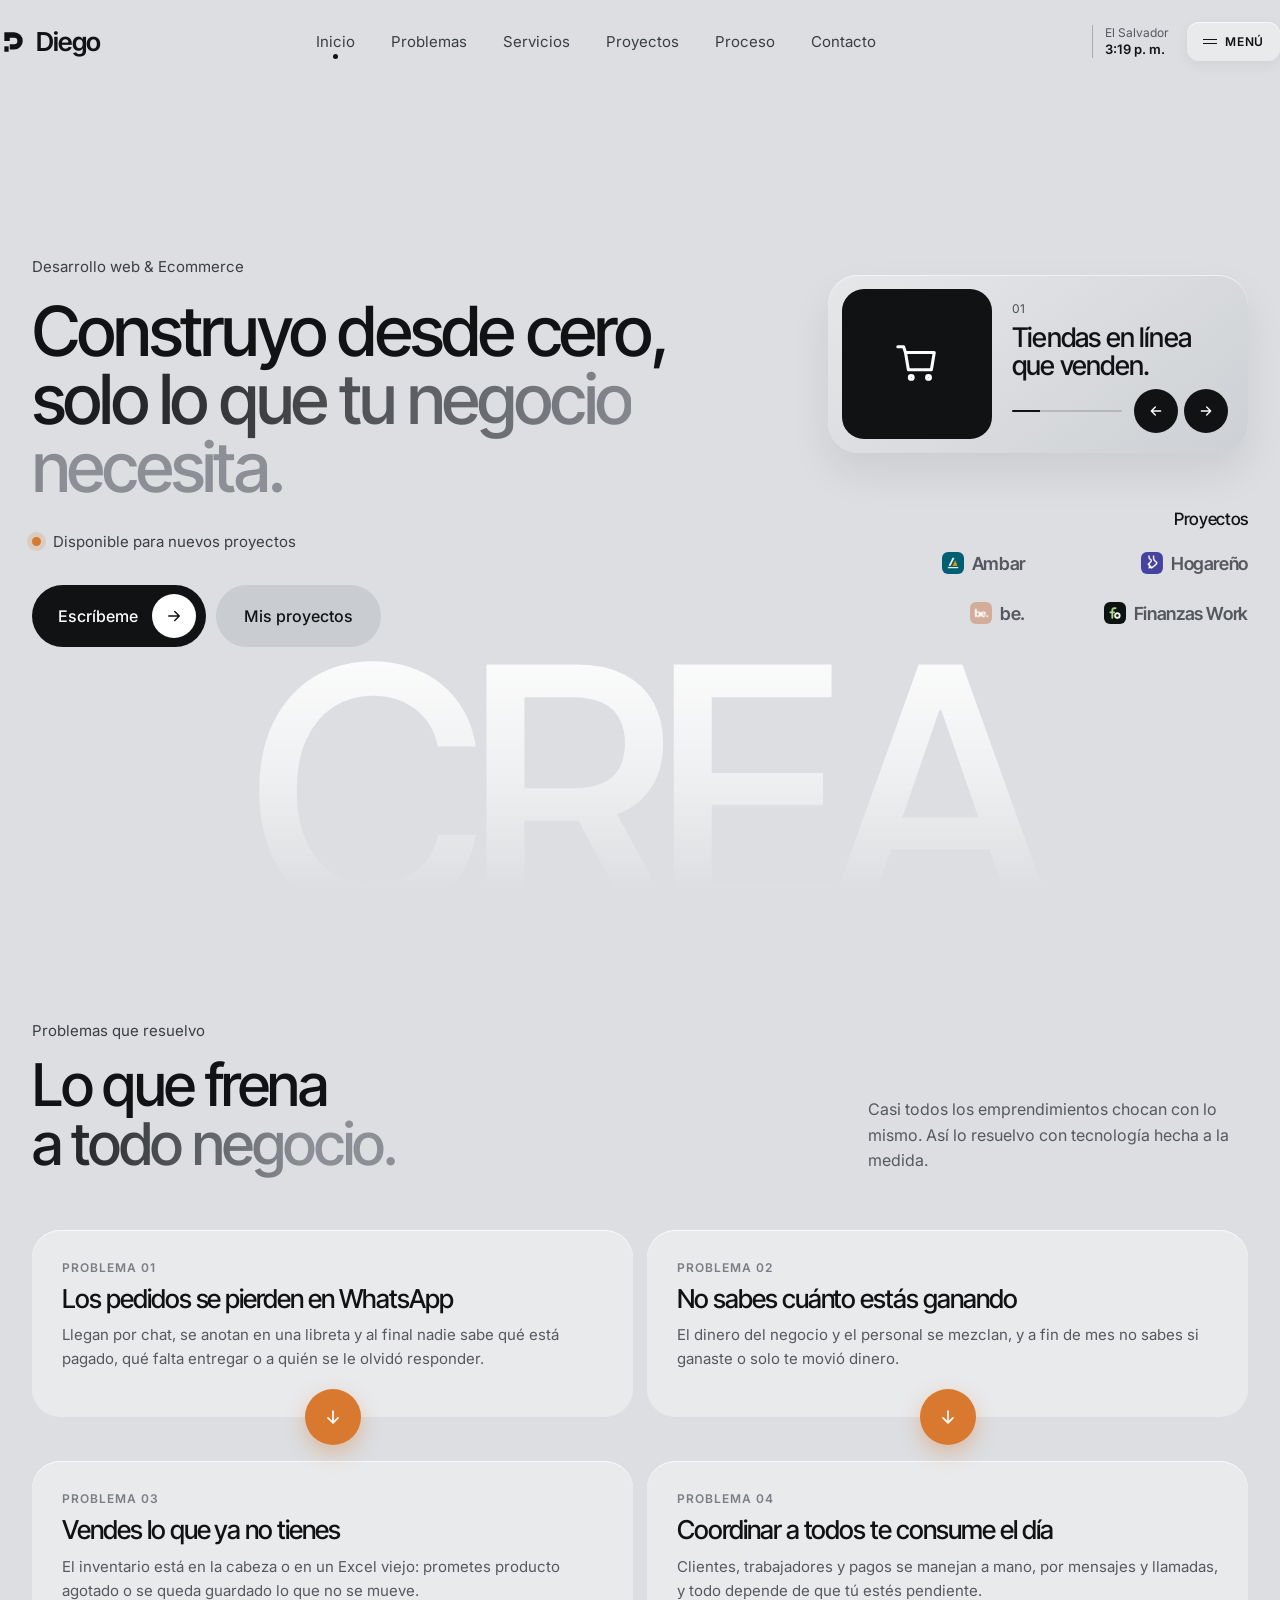
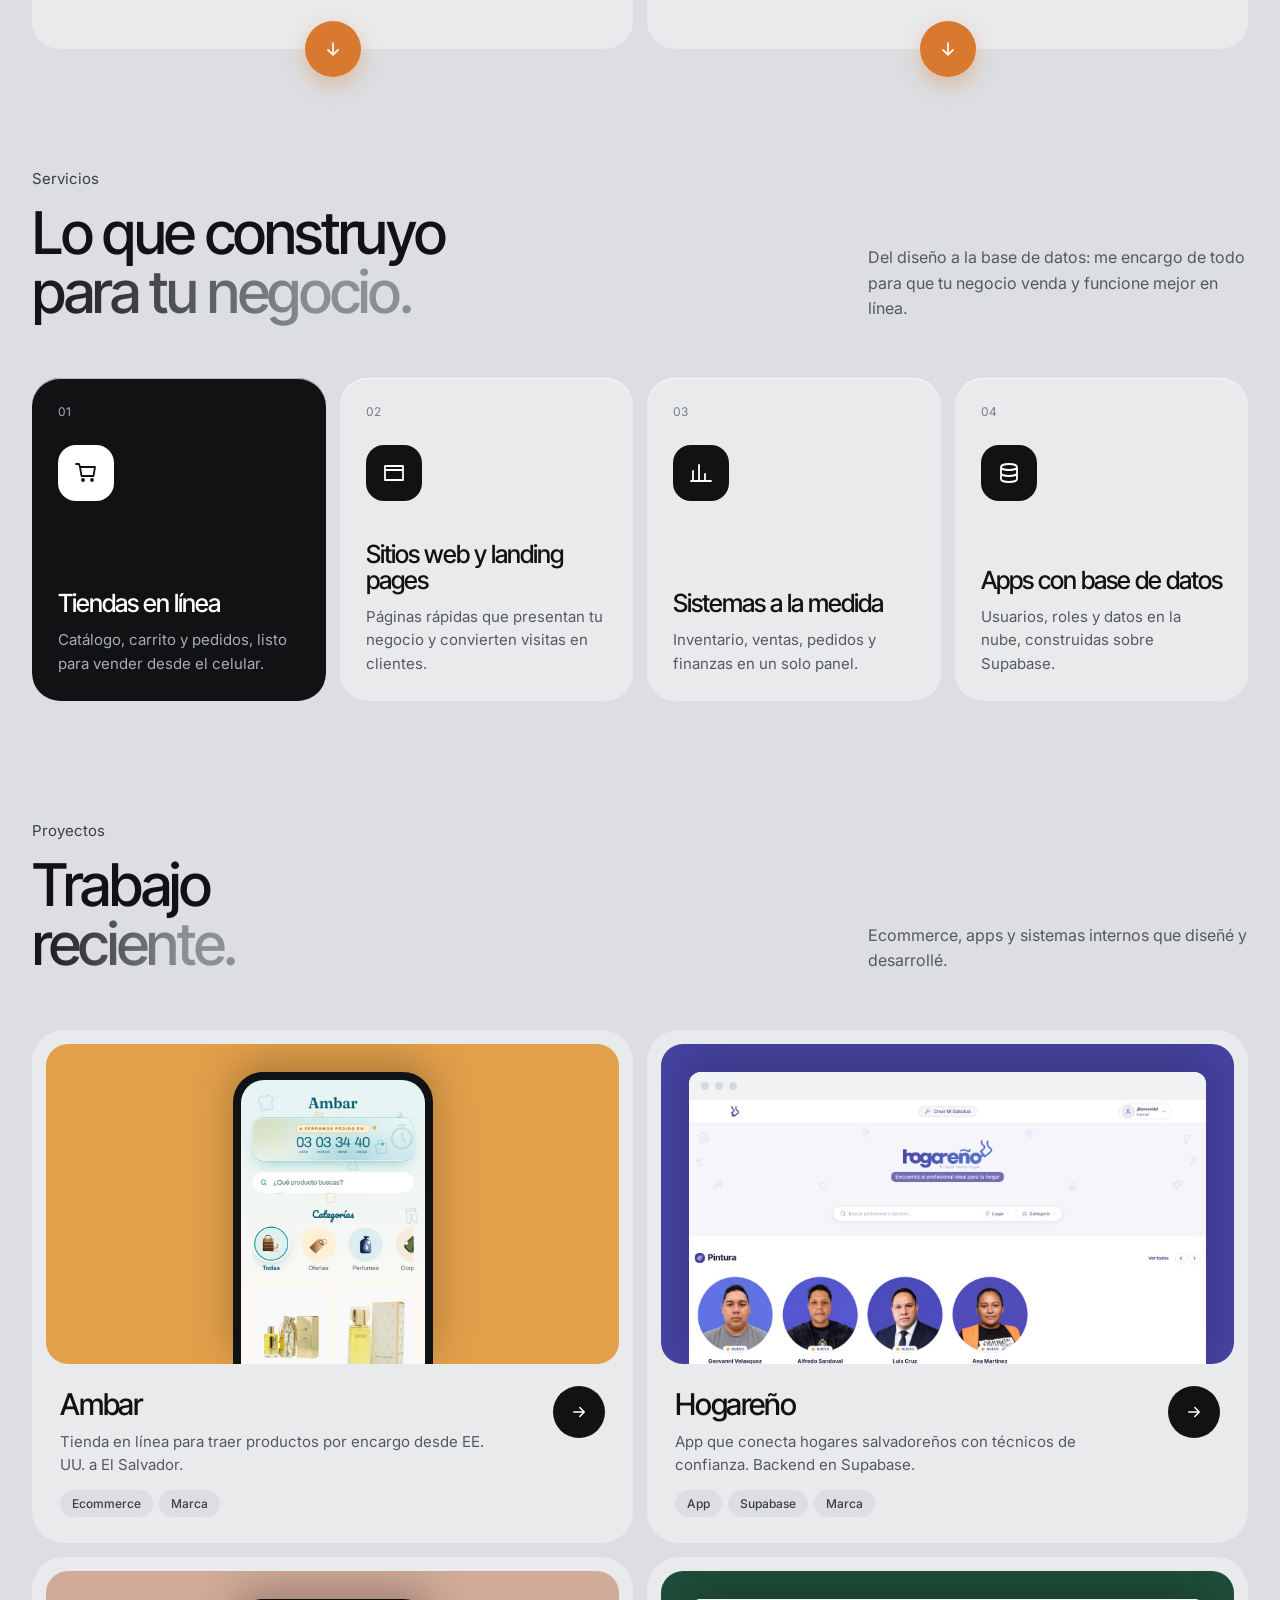
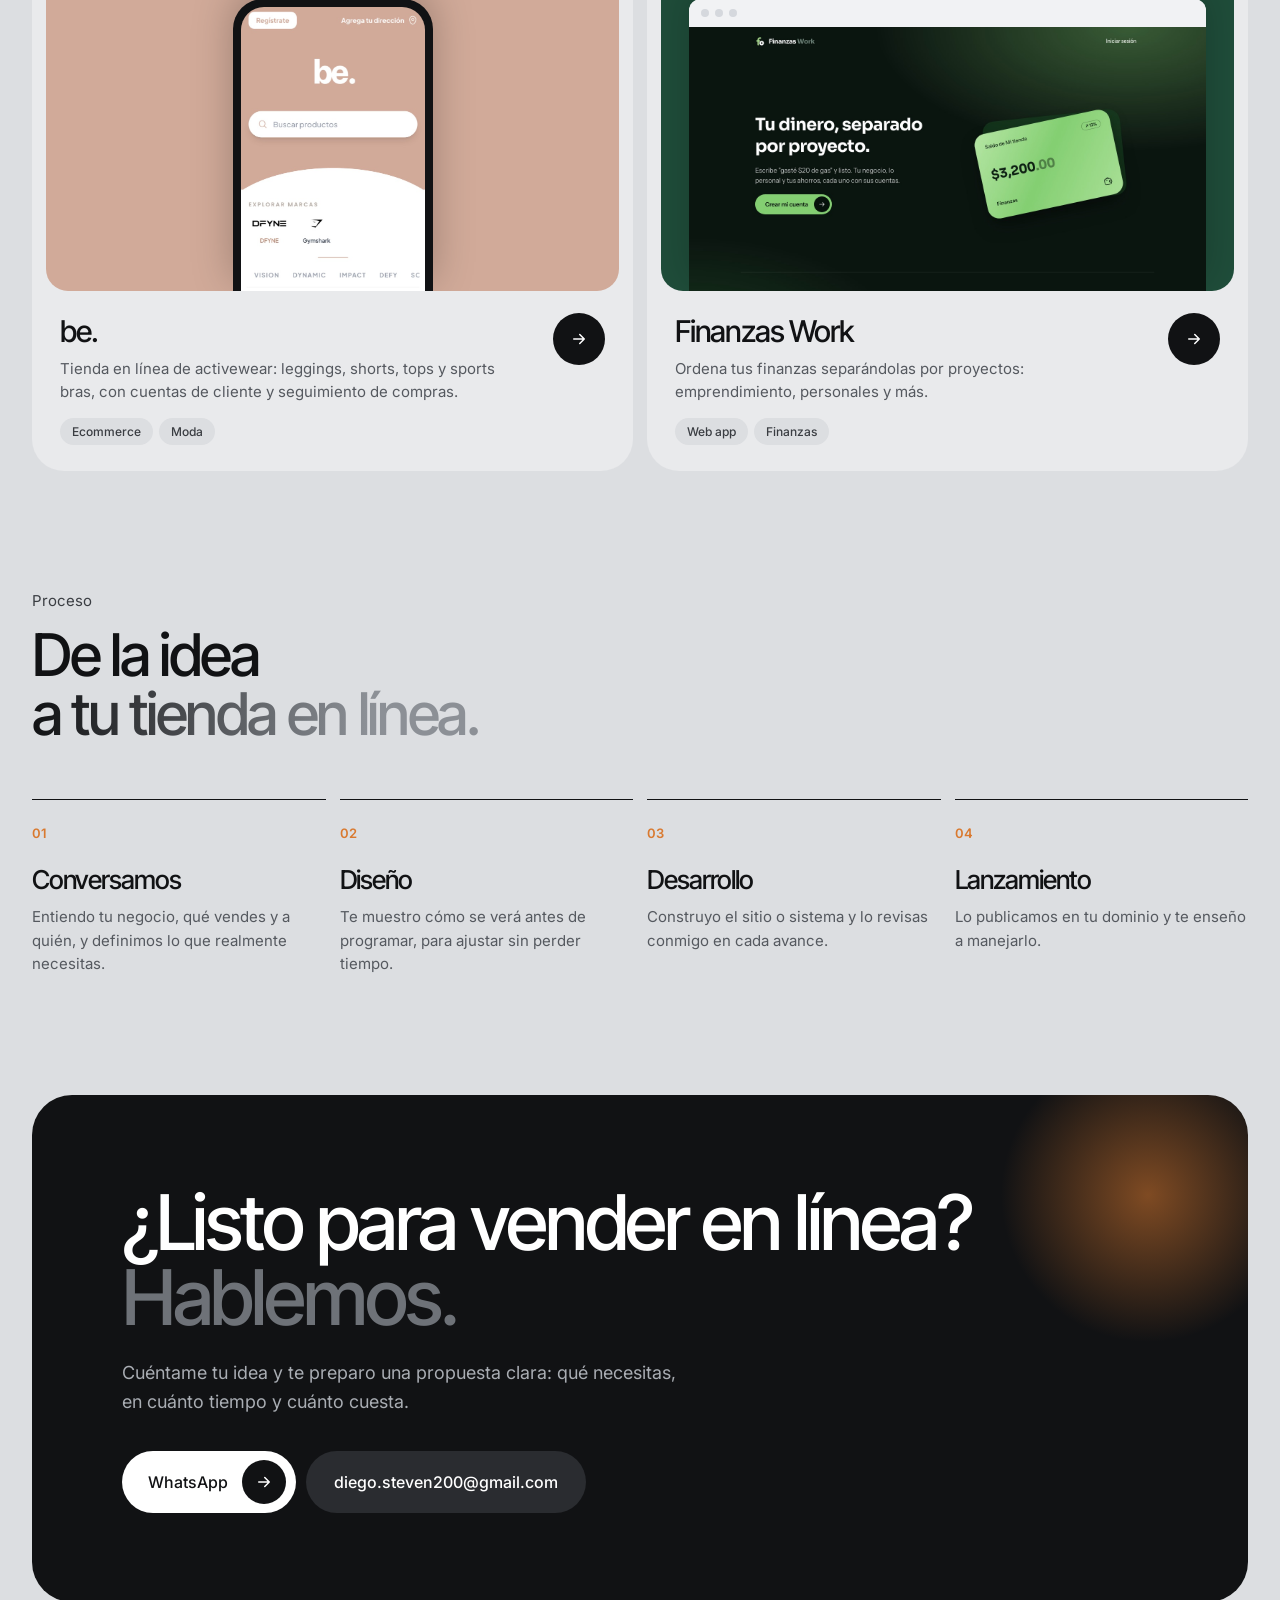
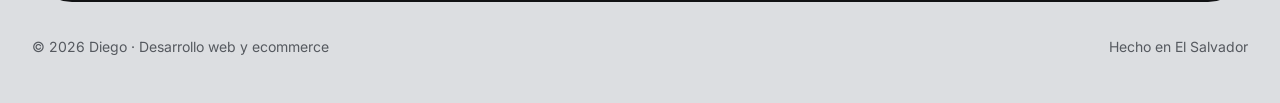
<file: index.html>
<!doctype html>
<html lang="es">
<head>
<meta charset="utf-8">
<meta name="viewport" content="width=device-width, initial-scale=1">
<title>Diego — Desarrollo web y ecommerce</title>
<meta name="description" content="Diseño y desarrollo de tiendas en línea, sitios web y sistemas a la medida en El Salvador.">
<link rel="preconnect" href="https://fonts.googleapis.com">
<link href="https://fonts.googleapis.com/css2?family=Inter:wght@400;500;600&family=Inter+Tight:wght@400;500;600;700&display=swap" rel="stylesheet">
<style>
  /* ====== Colores: cambia aquí ====== */
  :root{
    --bg:#DCDEE1;        /* gris del fondo */
    --ink:#111214;       /* negro principal */
    --gray:#8C9096;      /* gris del texto que se desvanece */
    --soft:#C9CCD0;      /* gris de botones y tarjetas */
    --card:#E9EAEC;
    --accent:#D9792F;    /* naranja de detalles */
  }
  *{box-sizing:border-box}
  html{scroll-behavior:smooth}
  body{margin:0;background:var(--bg);color:var(--ink);font-family:Inter,system-ui,sans-serif;-webkit-font-smoothing:antialiased}
  a{color:inherit;text-decoration:none}
  h1,h2,h3{font-family:'Inter Tight',Inter,sans-serif;margin:0;letter-spacing:-.04em}
  p{margin:0}
  button{font:inherit;cursor:pointer;border:0;background:none;color:inherit}
  .container{max-width:1320px;margin:0 auto;padding:0 32px}

  /* ---------- Header ---------- */
  header{position:sticky;top:0;z-index:20;background:rgba(220,222,225,.8);backdrop-filter:blur(12px)}
  .nav{display:flex;align-items:center;justify-content:space-between;gap:16px;padding:20px 0}
  .logo{display:flex;align-items:center;gap:10px;font-family:'Inter Tight',sans-serif;font-weight:600;font-size:26px;letter-spacing:-.03em}
  .logo svg{width:26px;height:26px}
  .menu{display:flex;gap:4px}
  .menu a{position:relative;padding:12px 16px;font-size:15px;color:#3A3D42;border-radius:999px}
  .menu a:hover{background:rgba(0,0,0,.05)}
  .menu a.active::after{content:"";position:absolute;left:50%;bottom:4px;width:5px;height:5px;margin-left:-2.5px;border-radius:50%;background:var(--ink)}
  .right{display:flex;align-items:center;gap:18px}
  .clock{border-left:1px solid #A9ADB3;padding-left:12px;font-size:12px;line-height:1.35;color:#55595F}
  .clock b{display:block;font-weight:600;color:var(--ink);font-size:13px}
  .menu-btn{display:flex;align-items:center;gap:8px;padding:12px 16px;font-size:12px;font-weight:600;letter-spacing:.06em;background:var(--card);border-radius:12px;box-shadow:0 1px 0 rgba(255,255,255,.7) inset,0 4px 14px rgba(0,0,0,.06)}
  .menu-btn span{display:block;width:14px;height:1.5px;background:var(--ink);box-shadow:0 4px 0 var(--ink)}
  .menu-btn span{transform:translateY(-2px)}

  /* ---------- Hero ---------- */
  .hero{position:relative;overflow:hidden;min-height:calc(100vh - 82px);display:flex;flex-direction:column}
  .hero-grid{position:relative;z-index:2;flex:1;display:grid;grid-template-columns:minmax(0,1fr) 420px;gap:64px;align-items:center;padding-top:40px;padding-bottom:120px}
  .eyebrow{font-size:15px;color:#3A3D42;margin-bottom:22px}
  .hero h1{font-weight:500;font-size:clamp(44px,5.4vw,84px);line-height:.98}
  .fade{background:linear-gradient(90deg,var(--ink) 0%,var(--gray) 75%);-webkit-background-clip:text;background-clip:text;color:transparent}
  .status{display:flex;align-items:center;gap:12px;margin-top:30px;font-size:15px;color:#3A3D42}
  .dot{width:9px;height:9px;border-radius:50%;background:var(--accent);box-shadow:0 0 0 5px rgba(217,121,47,.18)}
  .ctas{display:flex;flex-wrap:wrap;gap:10px;margin-top:34px}
  .pill{display:inline-flex;align-items:center;gap:14px;height:62px;padding:0 10px 0 26px;border-radius:999px;font-size:16px;font-weight:500}
  .pill-dark{background:var(--ink);color:#fff}
  .pill-dark i{width:44px;height:44px;border-radius:50%;background:#fff;color:var(--ink);display:flex;align-items:center;justify-content:center;transition:transform .25s}
  .pill-dark:hover i{transform:translateX(4px)}
  .pill-gray{background:var(--soft);color:var(--ink);padding:0 28px}
  .pill-gray:hover{background:#BCC0C5}

  .side{justify-self:end;width:100%;max-width:420px;display:flex;flex-direction:column;gap:56px}
  .slider{position:relative;z-index:2;background:linear-gradient(145deg,#E6E7E9,#CDD0D4);border-radius:30px;padding:14px;display:grid;grid-template-columns:150px 1fr;gap:20px;box-shadow:0 1px 0 rgba(255,255,255,.6) inset,0 20px 40px rgba(0,0,0,.08)}
  .slider .tile{aspect-ratio:1;border-radius:22px;background:var(--ink);color:#fff;display:flex;align-items:center;justify-content:center}
  .slider .tile svg{width:46px;height:46px}
  .slide-body{display:flex;flex-direction:column;padding:12px 6px 6px 0;min-height:150px}
  .slide-n{font-size:12px;color:#4A4E54}
  .slide-t{font-family:'Inter Tight',sans-serif;font-size:27px;line-height:1.05;letter-spacing:-.03em;color:var(--ink);margin-top:8px;font-weight:500}
  .slide-foot{margin-top:auto;display:flex;align-items:center;justify-content:space-between;gap:12px}
  .bar{flex:1;height:2px;background:rgba(0,0,0,.15);border-radius:2px;overflow:hidden}
  .bar span{display:block;height:100%;width:25%;background:var(--ink);transition:transform .35s}
  .arrows{display:flex;gap:6px}
  .arrows button{width:44px;height:44px;border-radius:50%;background:var(--ink);color:#fff;display:flex;align-items:center;justify-content:center}
  .arrows button:hover{background:#2A2C30}

  .clients h4{margin:0 0 18px;text-align:right;font-family:'Inter Tight',sans-serif;font-weight:500;font-size:17px;letter-spacing:-.02em}
  .logos{display:grid;grid-template-columns:repeat(2,minmax(0,1fr));gap:18px 26px;justify-items:end}
  .logos span{display:flex;align-items:center;gap:8px;font-family:'Inter Tight',sans-serif;font-weight:600;font-size:18px;color:#55595F;letter-spacing:-.02em}
  .logos a{display:flex;align-items:center;gap:8px;font-family:'Inter Tight',sans-serif;font-weight:600;font-size:18px;color:#55595F;letter-spacing:-.02em;min-height:32px}
  .logos a:hover{color:var(--ink)}
  .logos img{width:22px;height:22px;border-radius:6px;flex:none}

  .wordmark{position:absolute;z-index:0;left:0;right:0;bottom:-.18em;text-align:center;font-family:'Inter Tight',sans-serif;font-weight:500;font-size:clamp(120px,27vw,420px);line-height:1;letter-spacing:-.06em;
            background:linear-gradient(180deg,#fff 0%,rgba(255,255,255,.55) 45%,rgba(220,222,225,0) 80%);-webkit-background-clip:text;background-clip:text;color:transparent;pointer-events:none;user-select:none}

  /* ---------- Secciones ---------- */
  section.block{padding:120px 0}
  .sec-head{display:flex;flex-wrap:wrap;justify-content:space-between;align-items:flex-end;gap:24px;margin-bottom:56px}
  .sec-head small{display:block;font-size:15px;color:#3A3D42;margin-bottom:16px}
  .sec-head h2{font-weight:500;font-size:clamp(36px,4.6vw,64px);line-height:1}
  .sec-head p{max-width:380px;font-size:16px;line-height:1.6;color:#55595F}

  .services{display:grid;grid-template-columns:repeat(4,minmax(0,1fr));gap:14px}
  .svc{background:var(--card);border-radius:28px;padding:26px;min-height:300px;display:flex;flex-direction:column;box-shadow:0 1px 0 rgba(255,255,255,.7) inset}
  .svc .n{font-size:12px;color:#7A7E84}
  .svc .ic{width:56px;height:56px;border-radius:18px;background:var(--ink);color:#fff;display:flex;align-items:center;justify-content:center;margin:26px 0 auto}
  .svc h3{font-weight:500;font-size:25px;line-height:1.05;margin-top:40px}
  .svc p{margin-top:12px;font-size:15px;line-height:1.55;color:#55595F}
  .svc.dark{background:var(--ink);color:#fff}
  .svc.dark .ic{background:#fff;color:var(--ink)}
  .svc.dark p,.svc.dark .n{color:#A9ADB3}

  .projects{display:grid;grid-template-columns:repeat(2,minmax(0,1fr));gap:14px}
  .proj{background:var(--card);border-radius:32px;padding:14px;display:flex;flex-direction:column}
  .shot{height:320px;border-radius:22px;padding:28px 28px 0;display:flex;align-items:flex-end;overflow:hidden}
  .shot img{width:100%;height:100%;object-fit:cover;object-position:top;border-radius:12px 12px 0 0}
  .mock{width:100%;height:100%;background:#fff;border-radius:12px 12px 0 0;box-shadow:0 -10px 40px rgba(0,0,0,.2);display:flex;flex-direction:column;overflow:hidden}
  .mock .top{height:28px;background:#F1F2F4;display:flex;align-items:center;gap:6px;padding:0 12px}
  .mock .top i{width:8px;height:8px;border-radius:50%;background:#D5D8DD}
  .mock .in{flex:1;padding:18px;display:flex;flex-direction:column;gap:12px}
  .mock .row{display:flex;justify-content:space-between;align-items:center;font-family:'Inter Tight',sans-serif;font-weight:700;font-size:18px}
  .mock .row span{width:60px;height:20px;border-radius:6px}
  .mock .g{display:grid;grid-template-columns:repeat(3,1fr);gap:10px;flex:1}
  .mock .g div{border-radius:8px}
  .mock img{flex:1;min-height:0;width:100%;height:auto;object-fit:cover;object-position:top;border-radius:0;display:block}
  a.shot .mock{transition:transform .3s ease}
  a.shot:hover .mock{transform:translateY(-6px)}
  .proj-info{display:flex;justify-content:space-between;align-items:flex-start;gap:16px;padding:22px 14px 12px}
  .proj-info h3{font-weight:500;font-size:30px}
  .proj-info p{margin-top:8px;font-size:15px;line-height:1.55;color:#55595F;max-width:440px}
  .tags{display:flex;flex-wrap:wrap;gap:6px;margin-top:14px}
  .tags span{font-size:12px;font-weight:500;padding:6px 12px;border-radius:999px;background:var(--bg);color:#3A3D42}
  .go{flex:none;width:52px;height:52px;border-radius:50%;background:var(--ink);color:#fff;display:flex;align-items:center;justify-content:center}
  .go.off{background:var(--soft)}

  .steps{display:grid;grid-template-columns:repeat(4,minmax(0,1fr));gap:14px;list-style:none;margin:0;padding:0}
  .steps li{border-top:1.5px solid var(--ink);padding-top:22px}
  .steps .n{font-size:13px;color:var(--accent);font-weight:600}
  .steps h3{font-weight:500;font-size:26px;margin-top:22px}
  .steps p{margin-top:10px;font-size:15px;line-height:1.55;color:#55595F}

  .contact{background:var(--ink);color:#fff;border-radius:40px;padding:clamp(36px,7vw,96px);position:relative;overflow:hidden}
  .contact h2{font-weight:500;font-size:clamp(40px,6vw,88px);line-height:.98;max-width:900px}
  .contact h2 em{font-style:normal;color:#6E7278}
  .contact p{margin-top:24px;font-size:18px;line-height:1.6;color:#A9ADB3;max-width:560px}
  .contact .ctas .pill-dark{background:#fff;color:var(--ink)}
  .contact .ctas .pill-dark i{background:var(--ink);color:#fff}
  .contact .ctas .pill-gray{background:#2A2C30;color:#fff}
  .contact .glow-line{position:absolute;right:-60px;top:-60px;width:320px;height:320px;border-radius:50%;background:radial-gradient(circle,rgba(217,121,47,.55),rgba(217,121,47,0) 65%)}

  footer{display:flex;flex-wrap:wrap;justify-content:space-between;gap:12px;padding:36px 0 48px;font-size:14px;color:#55595F}


  /* ---------- Problemas ---------- */
  .probs{list-style:none;margin:0;padding:0;display:grid;grid-template-columns:repeat(2,minmax(0,1fr));gap:44px 14px;align-items:start}
  .prob{display:flex;flex-direction:column}
  .prob-q{background:var(--card);box-shadow:0 1px 0 rgba(255,255,255,.7) inset;border-radius:28px;padding:30px 30px 46px;display:flex;flex-direction:column;gap:10px;transition:border-radius .2s}
  .prob h3{font-weight:500;font-size:26px;line-height:1.1}
  .prob p{font-size:15px;line-height:1.6;color:#55595F}
  .tag-q,.tag-a{font-size:12px;font-weight:600;letter-spacing:.08em;text-transform:uppercase}
  .tag-q{color:#7A7E84}
  .tag-a{color:var(--accent)}
  .prob-ar{align-self:center;width:56px;height:56px;margin:-28px 0 0;position:relative;z-index:1;border-radius:50%;background:var(--accent);color:#fff;display:flex;align-items:center;justify-content:center;box-shadow:0 8px 20px rgba(217,121,47,.35);transition:transform .2s,background .2s}
  .prob-ar:hover{background:#C66A23}
  .prob-ar svg{transition:transform .2s}
  .prob-a{display:grid;grid-template-rows:0fr;margin-top:-28px;transition:grid-template-rows .25s ease}
  .prob-a-clip{overflow:hidden;min-height:0}
  .prob-a-in{background:var(--ink);color:#fff;border-radius:0 0 28px 28px;padding:42px 30px 22px;display:flex;flex-direction:column;gap:10px}
  .prob-a p{color:#A9ADB3}
  .prob-a a{padding-top:8px;font-size:15px;font-weight:500;color:#fff;align-self:flex-start;min-height:44px;display:flex;align-items:center}
  .prob-a a:hover{color:var(--accent)}
  .prob.open .prob-q{border-radius:28px 28px 0 0}
  .prob.open .prob-a{grid-template-rows:1fr}
  .prob.open .prob-ar svg{transform:rotate(180deg)}
  @media (prefers-reduced-motion:reduce){.prob-a,.prob-ar svg,.prob-q{transition:none}}

  /* ---------- Tarjetas de proyecto ---------- */
  .shot.has-phone{justify-content:center;padding:28px 28px 0}
  .phone{width:200px;height:100%;background:#111214;border-radius:30px 30px 0 0;padding:8px 8px 0;box-shadow:0 -10px 40px rgba(0,0,0,.25);transition:transform .3s ease}
  .phone img{display:block;width:100%;height:100%;object-fit:cover;object-position:top;border-radius:23px 23px 0 0}
  a.shot:hover .phone{transform:translateY(-6px)}
  .proj{cursor:pointer}
  .proj:hover .go{transform:translateX(4px)}
  .go{transition:transform .2s}
  a.shot{display:flex}

  /* ---------- Responsive ---------- */
  @media (max-width:1080px){
    .menu{display:none}
    .menu.open{display:flex;position:absolute;top:76px;left:16px;right:16px;flex-direction:column;background:var(--card);border-radius:20px;padding:10px;box-shadow:0 20px 40px rgba(0,0,0,.12)}
    .hero-grid{grid-template-columns:1fr;gap:48px;align-content:start}
    .container.hero-grid{padding-top:56px}
    .side{justify-self:stretch;max-width:none}
    .services{grid-template-columns:repeat(2,minmax(0,1fr))}
    .steps{grid-template-columns:repeat(2,minmax(0,1fr))}
  }
  @media (max-width:720px){
    .container{padding:0 20px}
    .clock{display:none}
    .projects,.services,.steps{grid-template-columns:1fr}
    .slider{grid-template-columns:110px 1fr}
    .slide-t{font-size:22px}
    .logos{justify-items:start}
    .clients h4{text-align:left}
    .shot{height:240px}
    section.block{padding:72px 0}
    /* header */
    header{background:rgba(220,222,225,.94)}
    .nav{padding:14px 0}
    .logo{font-size:22px}.logo svg{width:22px;height:22px}
    .menu.open{top:64px}
    /* hero */
    .hero{min-height:0}
    .container.hero-grid{padding-top:40px;padding-bottom:clamp(110px,30vw,150px);gap:40px}
    .hero h1{font-size:clamp(38px,11vw,52px);line-height:1.02}
    .eyebrow{margin-bottom:16px}
    .status{margin-top:22px}
    .ctas{margin-top:26px}
    .pill{height:56px;font-size:15px}
    .pill-dark{padding-left:22px}
    .pill-dark i{width:40px;height:40px}
    .pill-gray{padding:0 22px}
    .logos a{font-size:16px}
    /* secciones */
    .sec-head{margin-bottom:32px;gap:14px}
    .sec-head h2{font-size:clamp(34px,10vw,44px)}
    .services{gap:10px}
    .svc{min-height:0;padding:20px;border-radius:22px;display:grid;grid-template-columns:48px 1fr;column-gap:16px;align-items:start}
    .svc .n{display:none}
    .svc .ic{width:48px;height:48px;border-radius:14px;margin:0;grid-row:span 2}
    .svc h3{margin-top:2px;font-size:20px}
    .svc p{margin-top:6px;font-size:14px}
    .projects{gap:12px}
    .proj{border-radius:26px;padding:10px}
    .shot{height:200px;padding:18px 18px 0;border-radius:18px}
    .phone{width:150px;border-radius:24px 24px 0 0;padding:6px 6px 0}
    .phone img{border-radius:19px 19px 0 0}
    .mock .top{height:20px}.mock .top i{width:6px;height:6px}
    .proj-info{padding:18px 10px 10px}
    .proj-info h3{font-size:24px}
    .proj-info p{font-size:14px}
    .go{width:46px;height:46px}
    .steps{gap:28px}
    .steps h3{font-size:22px;margin-top:14px}
    .contact{border-radius:28px;padding:36px 24px}
    .contact h2{font-size:clamp(34px,10vw,44px)}
    .contact p{font-size:16px;margin-top:16px}
    .contact .ctas{flex-direction:column;align-items:stretch}
    .contact .ctas .pill{justify-content:space-between}
    .contact .ctas .pill-gray{justify-content:center;font-size:14px}
    footer{flex-direction:column;gap:6px}
    .probs{grid-template-columns:1fr;gap:38px}
    .prob-q{border-radius:22px;padding:22px 22px 38px}
    .prob.open .prob-q{border-radius:22px 22px 0 0}
    .prob-ar{width:48px;height:48px;margin-top:-24px}
    .prob-a{margin-top:-24px}
    .prob-a-in{border-radius:0 0 22px 22px;padding:36px 22px 16px}
    .prob h3{font-size:22px}
  }
</style>
</head>
<body>

<header>
  <div class="container nav">
    <a href="#inicio" class="logo" aria-label="Diego, inicio">
      <svg viewBox="0 0 24 24" fill="currentColor" aria-hidden="true"><path d="M4 3h9a8 8 0 0 1 0 16H9v-5h4a3 3 0 0 0 0-6H9v3H4z"/><path d="M4 16h4v5H4z"/></svg>
      Diego
    </a>
    <nav class="menu" id="menu" aria-label="Principal">
      <a href="#inicio" class="active">Inicio</a>
      <a href="#problemas">Problemas</a>
      <a href="#servicios">Servicios</a>
      <a href="#proyectos">Proyectos</a>
      <a href="#proceso">Proceso</a>
      <a href="#contacto">Contacto</a>
    </nav>
    <div class="right">
      <div class="clock">El Salvador<b id="clock">--:--</b></div>
      <button class="menu-btn" id="menuBtn" aria-expanded="false" aria-controls="menu"><span></span>MENÚ</button>
    </div>
  </div>
</header>

<main>
<!-- ================= HERO ================= -->
<section class="hero" id="inicio">
  <div class="container hero-grid">
    <div>
      <p class="eyebrow">Desarrollo web &amp; Ecommerce</p>
      <h1>Construyo desde cero, <span class="fade">solo lo que tu negocio necesita.</span></h1>
      <div class="status"><span class="dot"></span>Disponible para nuevos proyectos</div>
      <div class="ctas">
        <a href="#contacto" class="pill pill-dark">Escríbeme
          <i><svg width="18" height="18" viewBox="0 0 24 24" fill="none" stroke="currentColor" stroke-width="2" stroke-linecap="round" stroke-linejoin="round" aria-hidden="true"><path d="M5 12h14M13 6l6 6-6 6"/></svg></i></a>
        <a href="#proyectos" class="pill pill-gray">Mis proyectos</a>
      </div>
    </div>

    <div class="side">
      <div class="slider" aria-roledescription="carrusel" aria-label="Servicios">
        <div class="tile" id="slideIcon"></div>
        <div class="slide-body">
          <span class="slide-n" id="slideN">01</span>
          <p class="slide-t" id="slideT" aria-live="polite"></p>
          <div class="slide-foot">
            <div class="bar"><span id="slideBar"></span></div>
            <div class="arrows">
              <button id="prev" aria-label="Anterior"><svg width="16" height="16" viewBox="0 0 24 24" fill="none" stroke="currentColor" stroke-width="2" stroke-linecap="round" stroke-linejoin="round"><path d="M19 12H5M11 6l-6 6 6 6"/></svg></button>
              <button id="next" aria-label="Siguiente"><svg width="16" height="16" viewBox="0 0 24 24" fill="none" stroke="currentColor" stroke-width="2" stroke-linecap="round" stroke-linejoin="round"><path d="M5 12h14M13 6l6 6-6 6"/></svg></button>
            </div>
          </div>
        </div>
      </div>

      <div class="clients">
        <h4>Proyectos</h4>
        <div class="logos">
          <a href="proyectos/ambar.html"><img src="img/logos/ambar.png" alt="" width="22" height="22">Ambar</a>
          <a href="proyectos/hogareno.html"><img src="img/logos/hogareno.png" alt="" width="22" height="22">Hogareño</a>
          <a href="proyectos/be.html"><img src="img/logos/be.png" alt="" width="22" height="22">be.</a>
          <a href="proyectos/finanzas.html"><img src="img/logos/finanzas.png" alt="" width="22" height="22">Finanzas Work</a>
        </div>
      </div>
    </div>
  </div>
  <div class="wordmark" aria-hidden="true">CREA</div>
</section>

<!-- ================= PROBLEMAS ================= -->
<section class="block" id="problemas">
  <div class="container">
    <div class="sec-head">
      <div><small>Problemas que resuelvo</small><h2>Lo que frena<br><span class="fade">a todo negocio.</span></h2></div>
      <p>Casi todos los emprendimientos chocan con lo mismo. Así lo resuelvo con tecnología hecha a la medida.</p>
    </div>
    <ol class="probs">
      <li class="prob">
        <div class="prob-q"><span class="tag-q">Problema 01</span><h3>Los pedidos se pierden en WhatsApp</h3><p>Llegan por chat, se anotan en una libreta y al final nadie sabe qué está pagado, qué falta entregar o a quién se le olvidó responder.</p></div>
        <button type="button" class="prob-ar" aria-expanded="false" aria-controls="sol-1" aria-label="Ver la solución"><svg width="20" height="20" viewBox="0 0 24 24" fill="none" stroke="currentColor" stroke-width="2" stroke-linecap="round" stroke-linejoin="round" aria-hidden="true"><path d="M12 5v14M6 13l6 6 6-6"/></svg></button>
        <div class="prob-a" id="sol-1" inert><div class="prob-a-clip"><div class="prob-a-in"><span class="tag-a">La solución</span><h3>Una tienda en línea donde el cliente pide solo</h3><p>Cada pedido entra con sus datos y queda en un panel por estado: pendiente, confirmado, entregado. Ya no se pierde ninguno.</p><a href="proyectos/ambar.html">Así lo resolví en Ambar →</a></div></div></div>
      </li>
      <li class="prob">
        <div class="prob-q"><span class="tag-q">Problema 02</span><h3>No sabes cuánto estás ganando</h3><p>El dinero del negocio y el personal se mezclan, y a fin de mes no sabes si ganaste o solo te movió dinero.</p></div>
        <button type="button" class="prob-ar" aria-expanded="false" aria-controls="sol-2" aria-label="Ver la solución"><svg width="20" height="20" viewBox="0 0 24 24" fill="none" stroke="currentColor" stroke-width="2" stroke-linecap="round" stroke-linejoin="round" aria-hidden="true"><path d="M12 5v14M6 13l6 6 6-6"/></svg></button>
        <div class="prob-a" id="sol-2" inert><div class="prob-a-clip"><div class="prob-a-in"><span class="tag-a">La solución</span><h3>Tus números claros, separados por proyecto</h3><p>Cada negocio lleva su propio saldo, ves lo que entró, lo que salió y en qué se fue, y anotas un gasto en segundos.</p><a href="proyectos/finanzas.html">Así lo resolví en Finanzas Work →</a></div></div></div>
      </li>
      <li class="prob">
        <div class="prob-q"><span class="tag-q">Problema 03</span><h3>Vendes lo que ya no tienes</h3><p>El inventario está en la cabeza o en un Excel viejo: prometes producto agotado o se queda guardado lo que no se mueve.</p></div>
        <button type="button" class="prob-ar" aria-expanded="false" aria-controls="sol-3" aria-label="Ver la solución"><svg width="20" height="20" viewBox="0 0 24 24" fill="none" stroke="currentColor" stroke-width="2" stroke-linecap="round" stroke-linejoin="round" aria-hidden="true"><path d="M12 5v14M6 13l6 6 6-6"/></svg></button>
        <div class="prob-a" id="sol-3" inert><div class="prob-a-clip"><div class="prob-a-in"><span class="tag-a">La solución</span><h3>Inventario conectado a tus ventas</h3><p>Marcas qué hay en stock y qué es por encargo, ocultas lo agotado y ves cuáles son los productos más pedidos.</p><a href="proyectos/ambar.html">Así lo resolví en Ambar →</a></div></div></div>
      </li>
      <li class="prob">
        <div class="prob-q"><span class="tag-q">Problema 04</span><h3>Coordinar a todos te consume el día</h3><p>Clientes, trabajadores y pagos se manejan a mano, por mensajes y llamadas, y todo depende de que tú estés pendiente.</p></div>
        <button type="button" class="prob-ar" aria-expanded="false" aria-controls="sol-4" aria-label="Ver la solución"><svg width="20" height="20" viewBox="0 0 24 24" fill="none" stroke="currentColor" stroke-width="2" stroke-linecap="round" stroke-linejoin="round" aria-hidden="true"><path d="M12 5v14M6 13l6 6 6-6"/></svg></button>
        <div class="prob-a" id="sol-4" inert><div class="prob-a-clip"><div class="prob-a-in"><span class="tag-a">La solución</span><h3>Una plataforma donde cada quien tiene su panel</h3><p>Clientes, colaboradores y administración entran con su rol; las solicitudes y los pagos quedan registrados y verificados.</p><a href="proyectos/hogareno.html">Así lo resolví en Hogareño →</a></div></div></div>
      </li>
    </ol>
  </div>
</section>

<!-- ================= SERVICIOS ================= -->
<section class="block" id="servicios" style="padding-top:0">
  <div class="container">
    <div class="sec-head">
      <div><small>Servicios</small><h2>Lo que construyo<br><span class="fade">para tu negocio.</span></h2></div>
      <p>Del diseño a la base de datos: me encargo de todo para que tu negocio venda y funcione mejor en línea.</p>
    </div>
    <div class="services">
      <article class="svc dark">
        <span class="n">01</span>
        <div class="ic"><svg width="24" height="24" viewBox="0 0 24 24" fill="none" stroke="currentColor" stroke-width="1.8" stroke-linecap="round" stroke-linejoin="round" aria-hidden="true"><path d="M6 6h15l-1.5 9h-12zM6 6 5 3H2M9 20a1 1 0 1 0 0-2 1 1 0 0 0 0 2zM18 20a1 1 0 1 0 0-2 1 1 0 0 0 0 2z"/></svg></div>
        <h3>Tiendas en línea</h3>
        <p>Catálogo, carrito y pedidos, listo para vender desde el celular.</p>
      </article>
      <article class="svc">
        <span class="n">02</span>
        <div class="ic"><svg width="24" height="24" viewBox="0 0 24 24" fill="none" stroke="currentColor" stroke-width="1.8" stroke-linecap="round" stroke-linejoin="round" aria-hidden="true"><path d="M3 5h18v14H3zM3 9h18"/></svg></div>
        <h3>Sitios web y landing pages</h3>
        <p>Páginas rápidas que presentan tu negocio y convierten visitas en clientes.</p>
      </article>
      <article class="svc">
        <span class="n">03</span>
        <div class="ic"><svg width="24" height="24" viewBox="0 0 24 24" fill="none" stroke="currentColor" stroke-width="1.8" stroke-linecap="round" stroke-linejoin="round" aria-hidden="true"><path d="M4 20V10M10 20V4M16 20v-7M22 20H2"/></svg></div>
        <h3>Sistemas a la medida</h3>
        <p>Inventario, ventas, pedidos y finanzas en un solo panel.</p>
      </article>
      <article class="svc">
        <span class="n">04</span>
        <div class="ic"><svg width="24" height="24" viewBox="0 0 24 24" fill="none" stroke="currentColor" stroke-width="1.8" stroke-linecap="round" stroke-linejoin="round" aria-hidden="true"><path d="M12 3c4.4 0 8 1.3 8 3s-3.6 3-8 3-8-1.3-8-3 3.6-3 8-3zM4 6v12c0 1.7 3.6 3 8 3s8-1.3 8-3V6M4 12c0 1.7 3.6 3 8 3s8-1.3 8-3"/></svg></div>
        <h3>Apps con base de datos</h3>
        <p>Usuarios, roles y datos en la nube, construidas sobre Supabase.</p>
      </article>
    </div>
  </div>
</section>

<!-- ================= PROYECTOS ================= -->
<section class="block" id="proyectos" style="padding-top:0">
  <div class="container">
    <div class="sec-head">
      <div><small>Proyectos</small><h2>Trabajo<br><span class="fade">reciente.</span></h2></div>
      <p>Ecommerce, apps y sistemas internos que diseñé y desarrollé.</p>
    </div>
    <div class="projects">

      <article class="proj">
        <a class="shot has-phone" href="proyectos/ambar.html" data-p="ambar" tabindex="-1" aria-hidden="true" style="background:#E2A04A">
          <div class="phone"><img src="img/screens/ambar-1.jpg" alt="" loading="lazy" width="390" height="844"></div>
        </a>
        <div class="proj-info">
          <div><h3>Ambar</h3><p>Tienda en línea para traer productos por encargo desde EE. UU. a El Salvador.</p><div class="tags"><span>Ecommerce</span><span>Marca</span></div></div>
          <a class="go" href="proyectos/ambar.html" aria-label="Ver Ambar"><svg width="18" height="18" viewBox="0 0 24 24" fill="none" stroke="currentColor" stroke-width="2" stroke-linecap="round" stroke-linejoin="round"><path d="M5 12h14M13 6l6 6-6 6"/></svg></a>
        </div>
      </article>

      <article class="proj">
        <a class="shot" href="proyectos/hogareno.html" data-p="hogareno" tabindex="-1" aria-hidden="true" style="background:#4642A0">
          <div class="mock"><div class="top"><i></i><i></i><i></i></div><img src="img/hogareno.jpg" alt="" loading="lazy" width="1440" height="900"></div>
        </a>
        <div class="proj-info">
          <div><h3>Hogareño</h3><p>App que conecta hogares salvadoreños con técnicos de confianza. Backend en Supabase.</p><div class="tags"><span>App</span><span>Supabase</span><span>Marca</span></div></div>
          <a class="go" href="proyectos/hogareno.html" aria-label="Ver Hogareño"><svg width="18" height="18" viewBox="0 0 24 24" fill="none" stroke="currentColor" stroke-width="2" stroke-linecap="round" stroke-linejoin="round"><path d="M5 12h14M13 6l6 6-6 6"/></svg></a>
        </div>
      </article>

      <article class="proj">
        <a class="shot has-phone" href="proyectos/be.html" data-p="be" tabindex="-1" aria-hidden="true" style="background:#D1AA99">
          <div class="phone"><img src="img/screens/be-1.jpg" alt="" loading="lazy" width="390" height="844"></div>
        </a>
        <div class="proj-info">
          <div><h3>be.</h3><p>Tienda en línea de activewear: leggings, shorts, tops y sports bras, con cuentas de cliente y seguimiento de compras.</p><div class="tags"><span>Ecommerce</span><span>Moda</span></div></div>
          <a class="go" href="proyectos/be.html" aria-label="Ver be."><svg width="18" height="18" viewBox="0 0 24 24" fill="none" stroke="currentColor" stroke-width="2" stroke-linecap="round" stroke-linejoin="round"><path d="M5 12h14M13 6l6 6-6 6"/></svg></a>
        </div>
      </article>

      <article class="proj">
        <a class="shot" href="proyectos/finanzas.html" data-p="finanzas" tabindex="-1" aria-hidden="true" style="background:#1F4D3A">
          <div class="mock"><div class="top"><i></i><i></i><i></i></div><img src="img/finanzas.jpg" alt="" loading="lazy" width="1440" height="900"></div>
        </a>
        <div class="proj-info">
          <div><h3>Finanzas Work</h3><p>Ordena tus finanzas separándolas por proyectos: emprendimiento, personales y más.</p><div class="tags"><span>Web app</span><span>Finanzas</span></div></div>
          <a class="go" href="proyectos/finanzas.html" aria-label="Ver Finanzas Work"><svg width="18" height="18" viewBox="0 0 24 24" fill="none" stroke="currentColor" stroke-width="2" stroke-linecap="round" stroke-linejoin="round"><path d="M5 12h14M13 6l6 6-6 6"/></svg></a>
        </div>
      </article>

    </div>
  </div>
</section>

<!-- ================= PROCESO ================= -->
<section class="block" id="proceso" style="padding-top:0">
  <div class="container">
    <div class="sec-head">
      <div><small>Proceso</small><h2>De la idea<br><span class="fade">a tu tienda en línea.</span></h2></div>
    </div>
    <ol class="steps">
      <li><span class="n">01</span><h3>Conversamos</h3><p>Entiendo tu negocio, qué vendes y a quién, y definimos lo que realmente necesitas.</p></li>
      <li><span class="n">02</span><h3>Diseño</h3><p>Te muestro cómo se verá antes de programar, para ajustar sin perder tiempo.</p></li>
      <li><span class="n">03</span><h3>Desarrollo</h3><p>Construyo el sitio o sistema y lo revisas conmigo en cada avance.</p></li>
      <li><span class="n">04</span><h3>Lanzamiento</h3><p>Lo publicamos en tu dominio y te enseño a manejarlo.</p></li>
    </ol>
  </div>
</section>

<!-- ================= CONTACTO ================= -->
<section class="block" id="contacto" style="padding-top:0;padding-bottom:0">
  <div class="container">
    <div class="contact">
      <div class="glow-line" aria-hidden="true"></div>
      <h2>¿Listo para vender en línea? <em>Hablemos.</em></h2>
      <p>Cuéntame tu idea y te preparo una propuesta clara: qué necesitas, en cuánto tiempo y cuánto cuesta.</p>
      <div class="ctas">
        <!-- WhatsApp -->
        <a href="https://wa.me/50360613651" target="_blank" rel="noopener" class="pill pill-dark">WhatsApp
          <i><svg width="18" height="18" viewBox="0 0 24 24" fill="none" stroke="currentColor" stroke-width="2" stroke-linecap="round" stroke-linejoin="round" aria-hidden="true"><path d="M5 12h14M13 6l6 6-6 6"/></svg></i></a>
        <!-- Correo -->
        <a href="mailto:diego.steven200@gmail.com" class="pill pill-gray">diego.steven200@gmail.com</a>
      </div>
    </div>
    <footer>
      <span>© 2026 Diego · Desarrollo web y ecommerce</span>
      <span>Hecho en El Salvador</span>
    </footer>
  </div>
</section>
</main>



<script>
  // Reloj de El Salvador
  function tick(){
    try{
      const t = new Date().toLocaleTimeString('es-SV',{hour:'numeric',minute:'2-digit',timeZone:'America/El_Salvador'});
      document.getElementById('clock').textContent = t;
    }catch(e){}
  }
  tick(); setInterval(tick, 30000);

  // Menú en móvil
  const menu = document.getElementById('menu'), btn = document.getElementById('menuBtn');
  btn.addEventListener('click', () => {
    const open = menu.classList.toggle('open');
    btn.setAttribute('aria-expanded', open);
  });
  menu.querySelectorAll('a').forEach(a => a.addEventListener('click', () => {
    menu.classList.remove('open'); btn.setAttribute('aria-expanded', false);
  }));

  // Carrusel de la tarjeta
  const ic = (d) => '<svg viewBox="0 0 24 24" fill="none" stroke="currentColor" stroke-width="1.6" stroke-linecap="round" stroke-linejoin="round"><path d="'+d+'"/></svg>';
  const slides = [
    { t:'Tiendas en línea que venden.', i:'M6 6h15l-1.5 9h-12zM6 6 5 3H2M9 20a1 1 0 1 0 0-2 1 1 0 0 0 0 2zM18 20a1 1 0 1 0 0-2 1 1 0 0 0 0 2z' },
    { t:'Diseño que se ve profesional.', i:'M3 5h18v14H3zM3 9h18' },
    { t:'Sistemas para ordenarte.', i:'M4 20V10M10 20V4M16 20v-7M22 20H2' },
    { t:'Datos seguros en la nube.', i:'M12 3c4.4 0 8 1.3 8 3s-3.6 3-8 3-8-1.3-8-3 3.6-3 8-3zM4 6v12c0 1.7 3.6 3 8 3s8-1.3 8-3V6M4 12c0 1.7 3.6 3 8 3s8-1.3 8-3' }
  ];
  let s = 0;
  function show(k){
    s = (k + slides.length) % slides.length;
    document.getElementById('slideN').textContent = String(s+1).padStart(2,'0');
    document.getElementById('slideT').textContent = slides[s].t;
    document.getElementById('slideIcon').innerHTML = ic(slides[s].i);
    document.getElementById('slideBar').style.transform = 'translateX(' + (s*100) + '%)';
  }
  document.getElementById('prev').onclick = () => show(s-1);
  document.getElementById('next').onclick = () => show(s+1);
  show(0);

  // Problemas: mostrar u ocultar la solución
  document.querySelectorAll('.prob-ar').forEach(btn => {
    btn.addEventListener('click', () => {
      const li = btn.closest('.prob'), sol = document.getElementById(btn.getAttribute('aria-controls'));
      const open = !li.classList.contains('open');
      li.classList.toggle('open', open);
      btn.setAttribute('aria-expanded', open);
      btn.setAttribute('aria-label', open ? 'Ocultar la solución' : 'Ver la solución');
      sol.inert = !open;
    });
  });

  // Toda la tarjeta abre la página del proyecto
  document.querySelectorAll('.proj').forEach(card => {
    const a = card.querySelector('a.go'); if(!a) return;
    card.addEventListener('click', e => { if(!e.target.closest('a')) location.href = a.href; });
  });

  setInterval(() => show(s+1), 5000);

  // Marca el enlace activo al hacer scroll
  const links = [...document.querySelectorAll('.menu a')];
  const obs = new IntersectionObserver(es => es.forEach(e => {
    if(e.isIntersecting){ links.forEach(l => l.classList.toggle('active', l.getAttribute('href') === '#'+e.target.id)); }
  }), {rootMargin:'-45% 0px -50% 0px'});
  document.querySelectorAll('main section[id]').forEach(sec => obs.observe(sec));
</script>
</body>
</html>
</file>
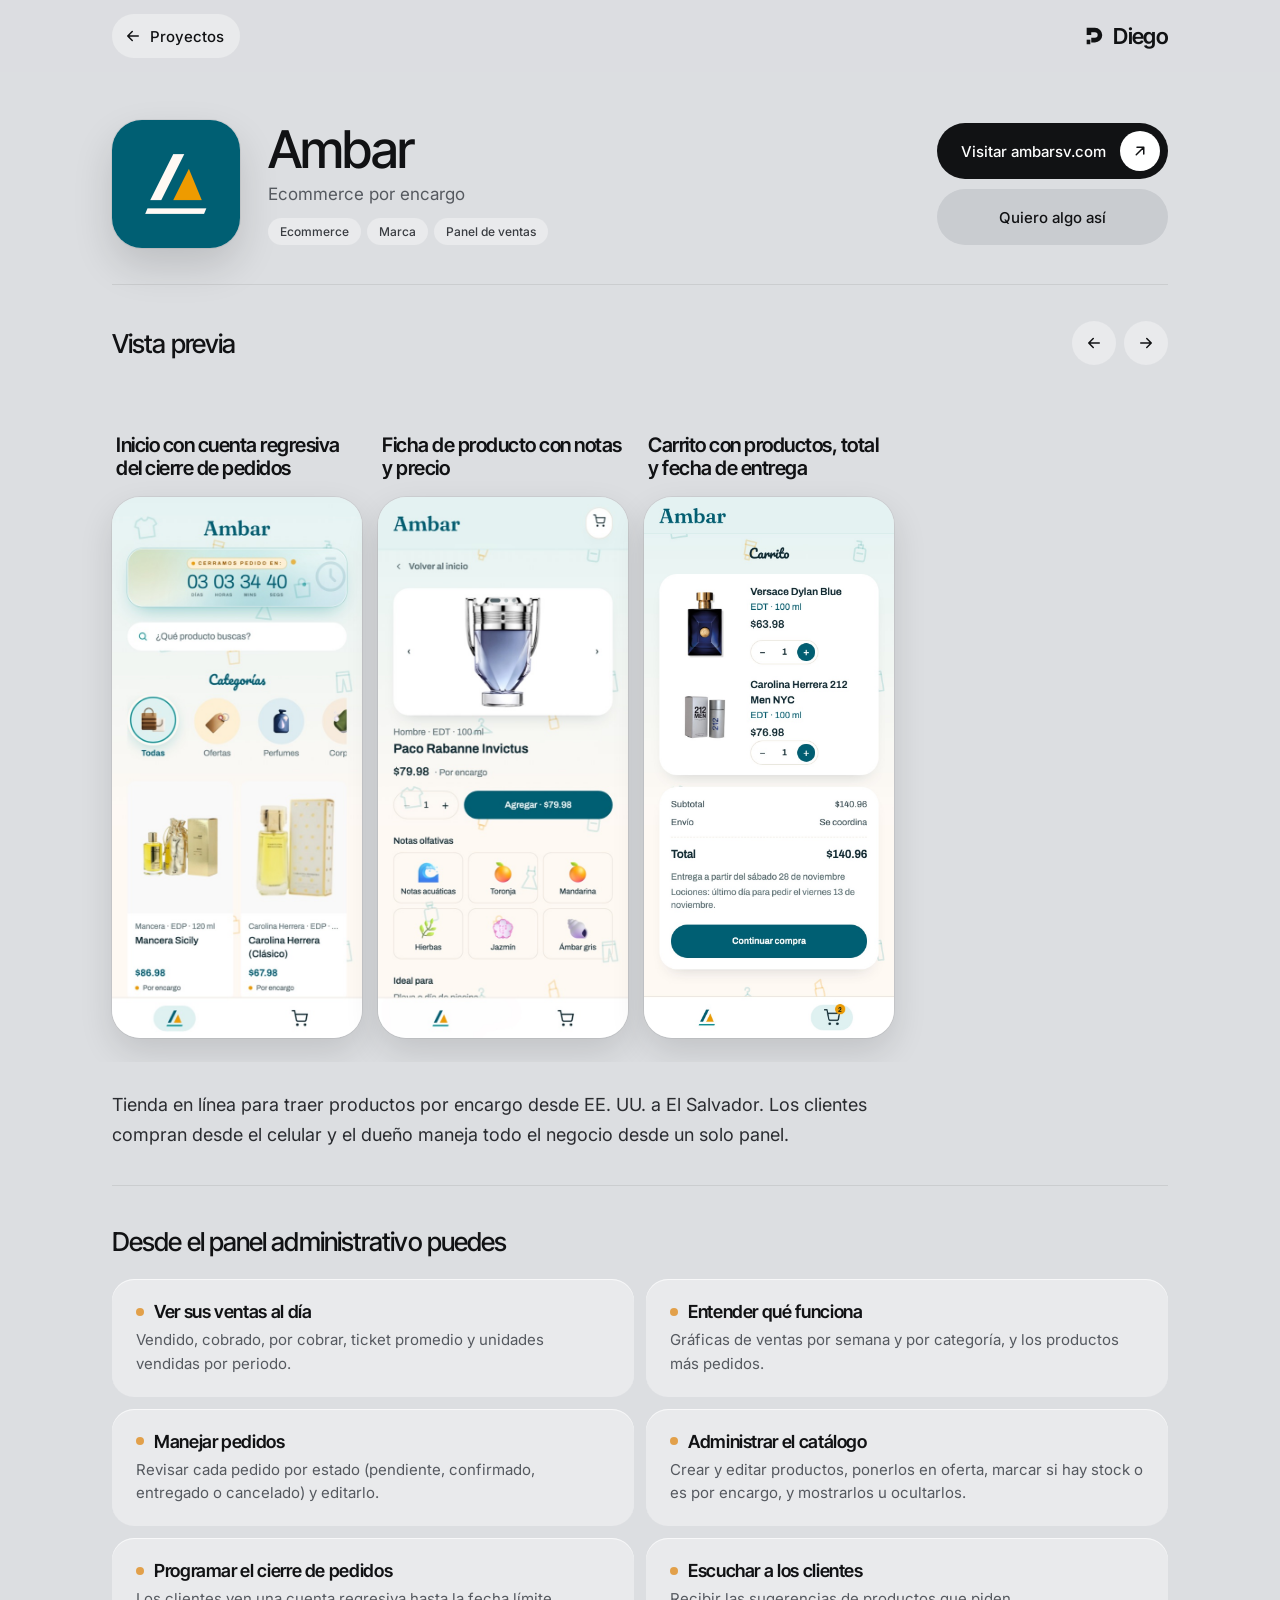
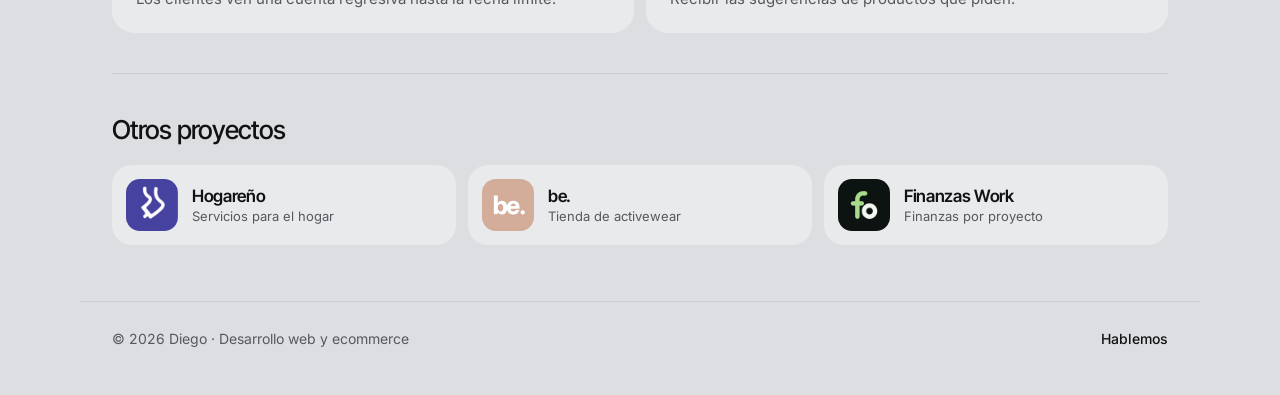
<file: proyectos/ambar.html>
<!doctype html>
<html lang="es">
<head>
<meta charset="utf-8">
<meta name="viewport" content="width=device-width, initial-scale=1">
<title>Ambar — Diego</title>
<meta name="description" content="Tienda en línea para traer productos por encargo desde EE. UU. a El Salvador. Los clientes compran desde el celular y el dueño maneja todo el negocio desde un solo panel.">
<link rel="preconnect" href="https://fonts.googleapis.com">
<link href="https://fonts.googleapis.com/css2?family=Inter:wght@400;500;600&family=Inter+Tight:wght@400;500;600;700&display=swap" rel="stylesheet">
<link rel="stylesheet" href="proyecto.css">
<style>:root{--p:#E2A04A;--pink:#5A3A10}</style>
</head>
<body>
<header class="top">
  <div class="wrap top-in">
    <a class="back" href="../index.html#proyectos"><svg width="18" height="18" viewBox="0 0 24 24" fill="none" stroke="currentColor" stroke-width="2" stroke-linecap="round" stroke-linejoin="round" aria-hidden="true"><path d="M19 12H5M11 6l-6 6 6 6"/></svg><span>Proyectos</span></a>
    <a class="logo" href="../index.html" aria-label="Diego, inicio"><svg viewBox="0 0 24 24" fill="currentColor" aria-hidden="true"><path d="M4 3h9a8 8 0 0 1 0 16H9v-5h4a3 3 0 0 0 0-6H9v3H4z"/><path d="M4 16h4v5H4z"/></svg>Diego</a>
  </div>
</header>

<main class="wrap">
  <section class="app-head">
    <img class="icon" src="../img/logos/ambar.png" alt="Logo de Ambar" width="128" height="128">
    <div class="meta">
      <h1>Ambar</h1>
      <p class="sub">Ecommerce por encargo</p>
      <div class="tags"><span>Ecommerce</span><span>Marca</span><span>Panel de ventas</span></div>
    </div>
    <div class="actions">
      <a class="btn dark" href="https://ambarsv.com" target="_blank" rel="noopener">Visitar ambarsv.com<i><svg width="18" height="18" viewBox="0 0 24 24" fill="none" stroke="currentColor" stroke-width="2" stroke-linecap="round" stroke-linejoin="round" aria-hidden="true"><path d="M7 17 17 7M8 7h9v9"/></svg></i></a>
      <a class="btn light" href="../index.html#contacto">Quiero algo así</a>
    </div>
  </section>

  <section class="gallery-wrap" aria-label="Vista previa">
    <div class="sec-title"><h2>Vista previa</h2>
      <div class="nav-btns"><button type="button" id="prev" aria-label="Anterior"><svg width="18" height="18" viewBox="0 0 24 24" fill="none" stroke="currentColor" stroke-width="2" stroke-linecap="round" stroke-linejoin="round" aria-hidden="true"><path d="M19 12H5M11 6l-6 6 6 6"/></svg></button><button type="button" id="next" aria-label="Siguiente"><svg width="18" height="18" viewBox="0 0 24 24" fill="none" stroke="currentColor" stroke-width="2" stroke-linecap="round" stroke-linejoin="round" aria-hidden="true"><path d="M5 12h14M13 6l6 6-6 6"/></svg></button></div>
    </div>
    <div class="gallery" id="gallery" tabindex="0">
<figure class="shot"><figcaption><span class="cap">Inicio con cuenta regresiva del cierre de pedidos</span></figcaption><img src="../img/screens/ambar-1.jpg" alt="Inicio con cuenta regresiva del cierre de pedidos" width="390" height="844" loading="eager"></figure>
<figure class="shot"><figcaption><span class="cap">Ficha de producto con notas y precio</span></figcaption><img src="../img/screens/ambar-2.jpg" alt="Ficha de producto con notas y precio" width="390" height="844" loading="eager"></figure>
<figure class="shot"><figcaption><span class="cap">Carrito con productos, total y fecha de entrega</span></figcaption><img src="../img/screens/ambar-3.jpg" alt="Carrito con productos, total y fecha de entrega" width="390" height="844" loading="eager"></figure>
    </div>
  </section>

  <section class="about">
    <p>Tienda en línea para traer productos por encargo desde EE. UU. a El Salvador. Los clientes compran desde el celular y el dueño maneja todo el negocio desde un solo panel.</p>
  </section>

  <section class="admin">
    <h2>Desde el panel administrativo puedes</h2>
    <ul>
<li><b>Ver sus ventas al día</b><span>Vendido, cobrado, por cobrar, ticket promedio y unidades vendidas por periodo.</span></li>
<li><b>Entender qué funciona</b><span>Gráficas de ventas por semana y por categoría, y los productos más pedidos.</span></li>
<li><b>Manejar pedidos</b><span>Revisar cada pedido por estado (pendiente, confirmado, entregado o cancelado) y editarlo.</span></li>
<li><b>Administrar el catálogo</b><span>Crear y editar productos, ponerlos en oferta, marcar si hay stock o es por encargo, y mostrarlos u ocultarlos.</span></li>
<li><b>Programar el cierre de pedidos</b><span>Los clientes ven una cuenta regresiva hasta la fecha límite.</span></li>
<li><b>Escuchar a los clientes</b><span>Recibir las sugerencias de productos que piden.</span></li>
    </ul>
  </section>

  <section class="others">
    <h2>Otros proyectos</h2>
    <div class="other-list">
<a class="other" href="hogareno.html"><img src="../img/logos/hogareno.png" alt="" width="52" height="52"><span><b>Hogareño</b><small>Servicios para el hogar</small></span></a>
<a class="other" href="be.html"><img src="../img/logos/be.png" alt="" width="52" height="52"><span><b>be.</b><small>Tienda de activewear</small></span></a>
<a class="other" href="finanzas.html"><img src="../img/logos/finanzas.png" alt="" width="52" height="52"><span><b>Finanzas Work</b><small>Finanzas por proyecto</small></span></a>
    </div>
  </section>
</main>

<footer class="wrap foot"><span>© 2026 Diego · Desarrollo web y ecommerce</span><a href="../index.html#contacto">Hablemos</a></footer>

<script>
  const g = document.getElementById('gallery');
  const step = () => (g.querySelector('.shot')?.offsetWidth || 260) + 16;
  document.getElementById('prev').onclick = () => g.scrollBy({left: -step(), behavior: 'smooth'});
  document.getElementById('next').onclick = () => g.scrollBy({left: step(), behavior: 'smooth'});
</script>
</body>
</html>
</file>
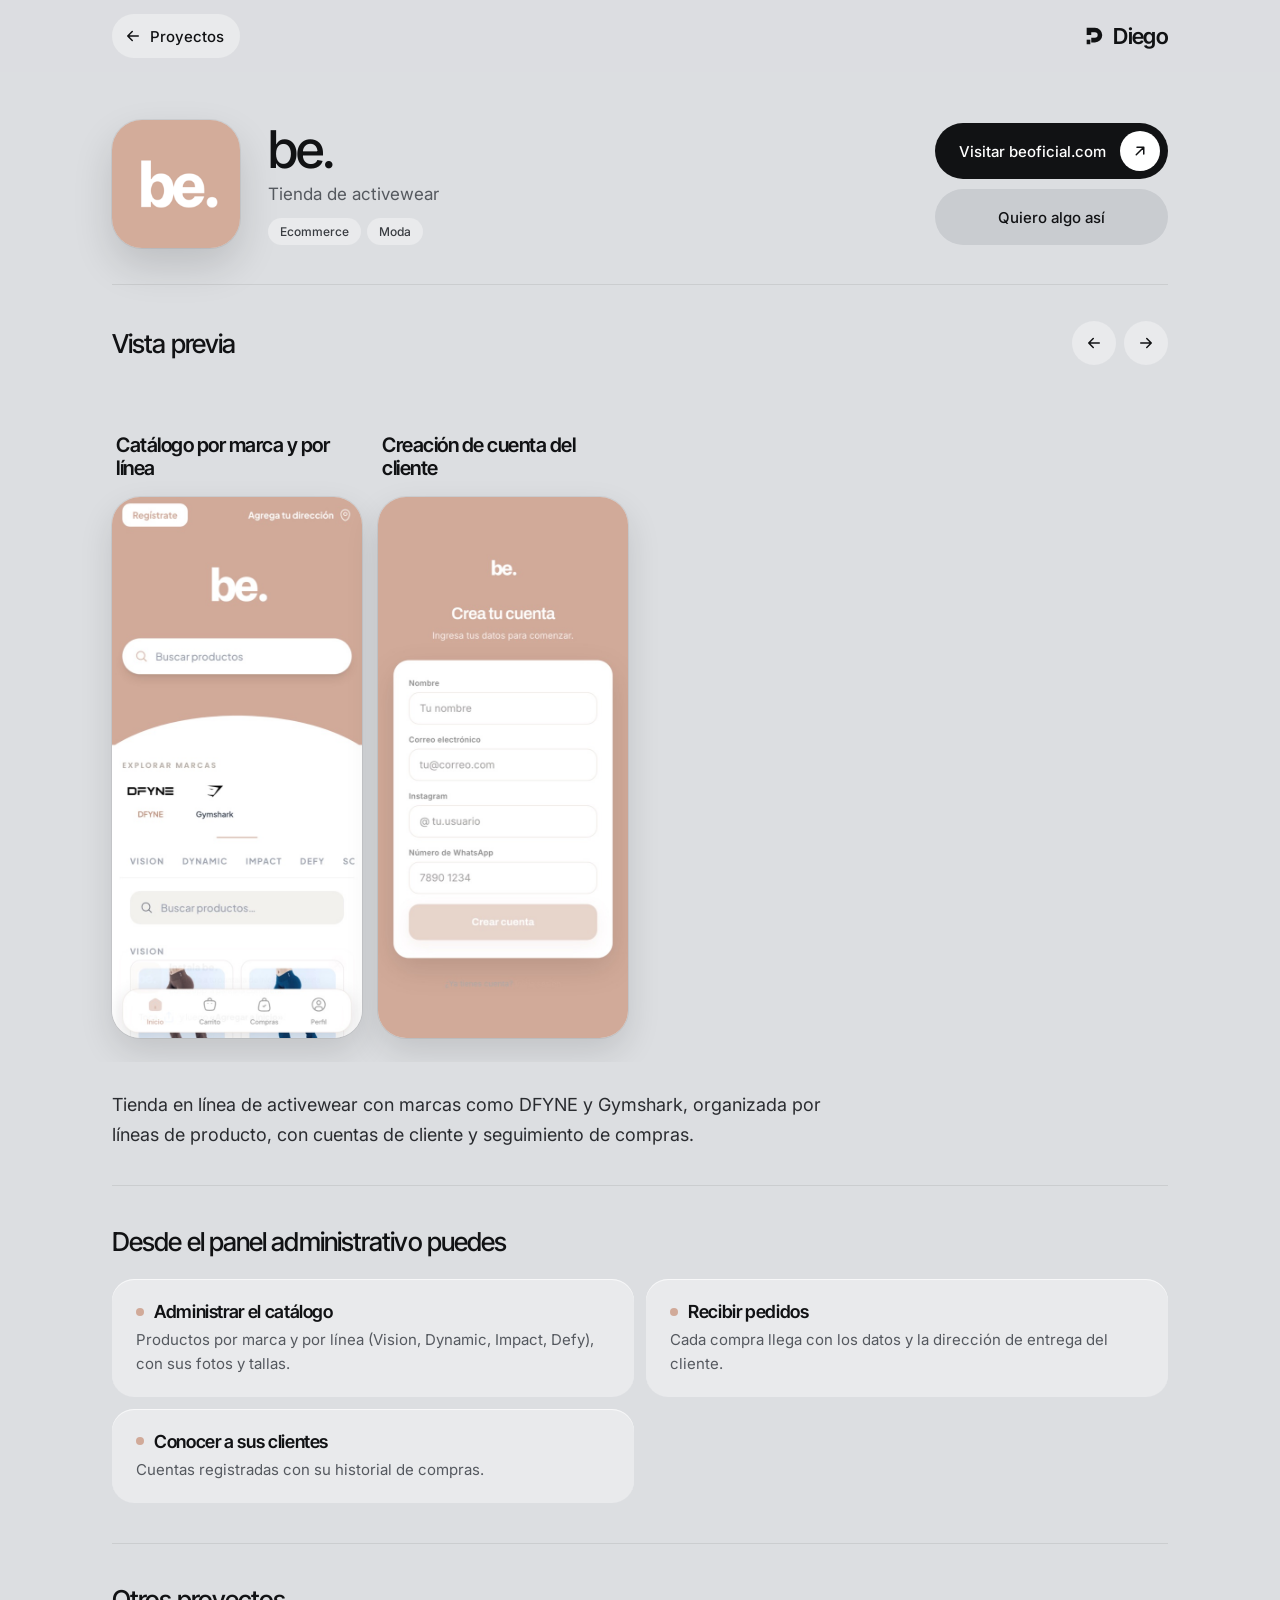
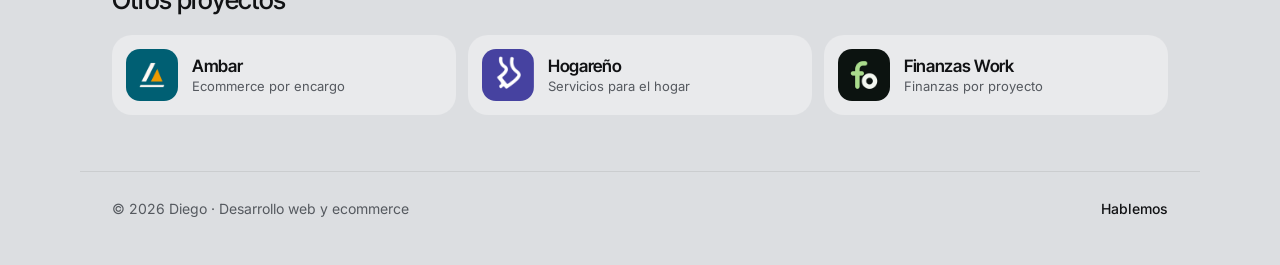
<file: proyectos/be.html>
<!doctype html>
<html lang="es">
<head>
<meta charset="utf-8">
<meta name="viewport" content="width=device-width, initial-scale=1">
<title>be. — Diego</title>
<meta name="description" content="Tienda en línea de activewear con marcas como DFYNE y Gymshark, organizada por líneas de producto, con cuentas de cliente y seguimiento de compras.">
<link rel="preconnect" href="https://fonts.googleapis.com">
<link href="https://fonts.googleapis.com/css2?family=Inter:wght@400;500;600&family=Inter+Tight:wght@400;500;600;700&display=swap" rel="stylesheet">
<link rel="stylesheet" href="proyecto.css">
<style>:root{--p:#D1AA99;--pink:#5B3A2E}</style>
</head>
<body>
<header class="top">
  <div class="wrap top-in">
    <a class="back" href="../index.html#proyectos"><svg width="18" height="18" viewBox="0 0 24 24" fill="none" stroke="currentColor" stroke-width="2" stroke-linecap="round" stroke-linejoin="round" aria-hidden="true"><path d="M19 12H5M11 6l-6 6 6 6"/></svg><span>Proyectos</span></a>
    <a class="logo" href="../index.html" aria-label="Diego, inicio"><svg viewBox="0 0 24 24" fill="currentColor" aria-hidden="true"><path d="M4 3h9a8 8 0 0 1 0 16H9v-5h4a3 3 0 0 0 0-6H9v3H4z"/><path d="M4 16h4v5H4z"/></svg>Diego</a>
  </div>
</header>

<main class="wrap">
  <section class="app-head">
    <img class="icon" src="../img/logos/be.png" alt="Logo de be." width="128" height="128">
    <div class="meta">
      <h1>be.</h1>
      <p class="sub">Tienda de activewear</p>
      <div class="tags"><span>Ecommerce</span><span>Moda</span></div>
    </div>
    <div class="actions">
      <a class="btn dark" href="https://beoficial.com" target="_blank" rel="noopener">Visitar beoficial.com<i><svg width="18" height="18" viewBox="0 0 24 24" fill="none" stroke="currentColor" stroke-width="2" stroke-linecap="round" stroke-linejoin="round" aria-hidden="true"><path d="M7 17 17 7M8 7h9v9"/></svg></i></a>
      <a class="btn light" href="../index.html#contacto">Quiero algo así</a>
    </div>
  </section>

  <section class="gallery-wrap" aria-label="Vista previa">
    <div class="sec-title"><h2>Vista previa</h2>
      <div class="nav-btns"><button type="button" id="prev" aria-label="Anterior"><svg width="18" height="18" viewBox="0 0 24 24" fill="none" stroke="currentColor" stroke-width="2" stroke-linecap="round" stroke-linejoin="round" aria-hidden="true"><path d="M19 12H5M11 6l-6 6 6 6"/></svg></button><button type="button" id="next" aria-label="Siguiente"><svg width="18" height="18" viewBox="0 0 24 24" fill="none" stroke="currentColor" stroke-width="2" stroke-linecap="round" stroke-linejoin="round" aria-hidden="true"><path d="M5 12h14M13 6l6 6-6 6"/></svg></button></div>
    </div>
    <div class="gallery" id="gallery" tabindex="0">
<figure class="shot"><figcaption><span class="cap">Catálogo por marca y por línea</span></figcaption><img src="../img/screens/be-1.jpg" alt="Catálogo por marca y por línea" width="390" height="844" loading="eager"></figure>
<figure class="shot"><figcaption><span class="cap">Creación de cuenta del cliente</span></figcaption><img src="../img/screens/be-3.jpg" alt="Creación de cuenta del cliente" width="390" height="844" loading="eager"></figure>
    </div>
  </section>

  <section class="about">
    <p>Tienda en línea de activewear con marcas como DFYNE y Gymshark, organizada por líneas de producto, con cuentas de cliente y seguimiento de compras.</p>
  </section>

  <section class="admin">
    <h2>Desde el panel administrativo puedes</h2>
    <ul>
<li><b>Administrar el catálogo</b><span>Productos por marca y por línea (Vision, Dynamic, Impact, Defy), con sus fotos y tallas.</span></li>
<li><b>Recibir pedidos</b><span>Cada compra llega con los datos y la dirección de entrega del cliente.</span></li>
<li><b>Conocer a sus clientes</b><span>Cuentas registradas con su historial de compras.</span></li>
    </ul>
  </section>

  <section class="others">
    <h2>Otros proyectos</h2>
    <div class="other-list">
<a class="other" href="ambar.html"><img src="../img/logos/ambar.png" alt="" width="52" height="52"><span><b>Ambar</b><small>Ecommerce por encargo</small></span></a>
<a class="other" href="hogareno.html"><img src="../img/logos/hogareno.png" alt="" width="52" height="52"><span><b>Hogareño</b><small>Servicios para el hogar</small></span></a>
<a class="other" href="finanzas.html"><img src="../img/logos/finanzas.png" alt="" width="52" height="52"><span><b>Finanzas Work</b><small>Finanzas por proyecto</small></span></a>
    </div>
  </section>
</main>

<footer class="wrap foot"><span>© 2026 Diego · Desarrollo web y ecommerce</span><a href="../index.html#contacto">Hablemos</a></footer>

<script>
  const g = document.getElementById('gallery');
  const step = () => (g.querySelector('.shot')?.offsetWidth || 260) + 16;
  document.getElementById('prev').onclick = () => g.scrollBy({left: -step(), behavior: 'smooth'});
  document.getElementById('next').onclick = () => g.scrollBy({left: step(), behavior: 'smooth'});
</script>
</body>
</html>
</file>
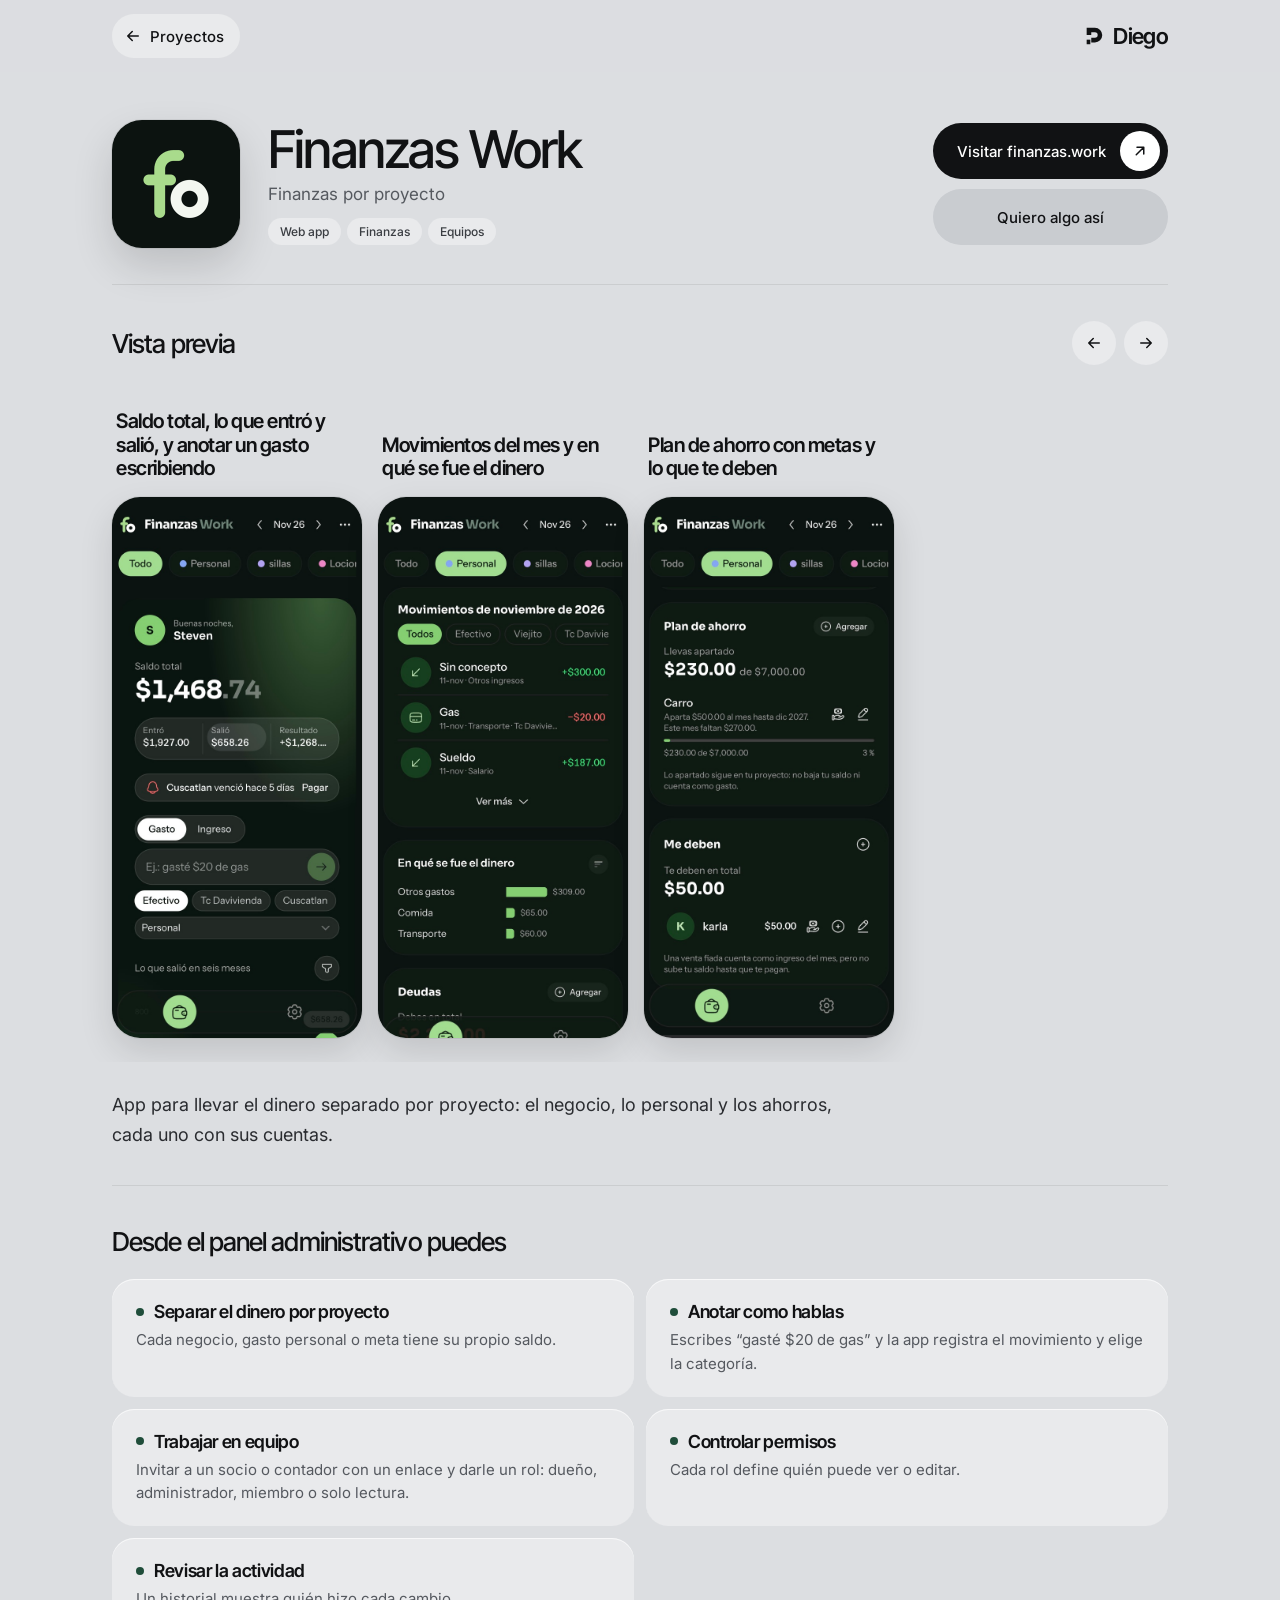
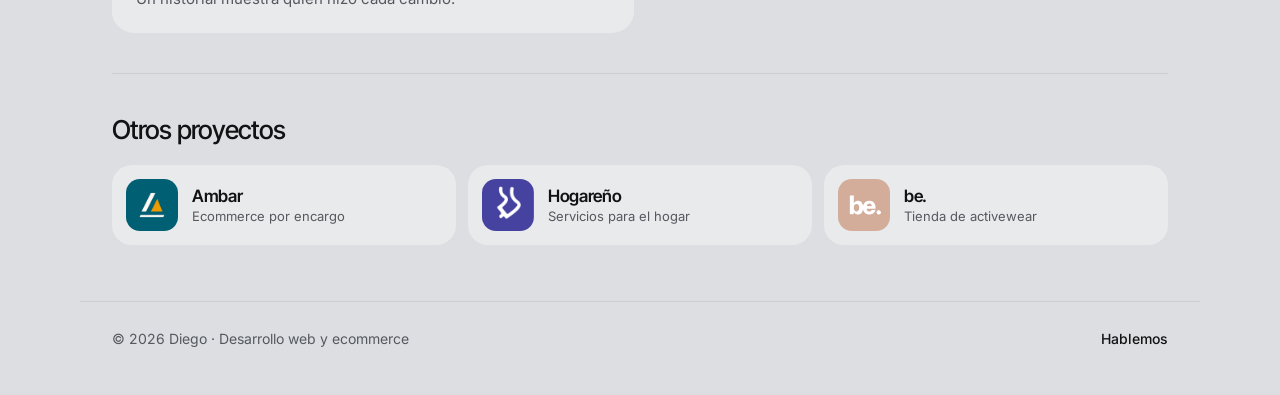
<file: proyectos/finanzas.html>
<!doctype html>
<html lang="es">
<head>
<meta charset="utf-8">
<meta name="viewport" content="width=device-width, initial-scale=1">
<title>Finanzas Work — Diego</title>
<meta name="description" content="App para llevar el dinero separado por proyecto: el negocio, lo personal y los ahorros, cada uno con sus cuentas.">
<link rel="preconnect" href="https://fonts.googleapis.com">
<link href="https://fonts.googleapis.com/css2?family=Inter:wght@400;500;600&family=Inter+Tight:wght@400;500;600;700&display=swap" rel="stylesheet">
<link rel="stylesheet" href="proyecto.css">
<style>:root{--p:#1F4D3A;--pink:#123326}</style>
</head>
<body>
<header class="top">
  <div class="wrap top-in">
    <a class="back" href="../index.html#proyectos"><svg width="18" height="18" viewBox="0 0 24 24" fill="none" stroke="currentColor" stroke-width="2" stroke-linecap="round" stroke-linejoin="round" aria-hidden="true"><path d="M19 12H5M11 6l-6 6 6 6"/></svg><span>Proyectos</span></a>
    <a class="logo" href="../index.html" aria-label="Diego, inicio"><svg viewBox="0 0 24 24" fill="currentColor" aria-hidden="true"><path d="M4 3h9a8 8 0 0 1 0 16H9v-5h4a3 3 0 0 0 0-6H9v3H4z"/><path d="M4 16h4v5H4z"/></svg>Diego</a>
  </div>
</header>

<main class="wrap">
  <section class="app-head">
    <img class="icon" src="../img/logos/finanzas.png" alt="Logo de Finanzas Work" width="128" height="128">
    <div class="meta">
      <h1>Finanzas Work</h1>
      <p class="sub">Finanzas por proyecto</p>
      <div class="tags"><span>Web app</span><span>Finanzas</span><span>Equipos</span></div>
    </div>
    <div class="actions">
      <a class="btn dark" href="https://finanzas.work" target="_blank" rel="noopener">Visitar finanzas.work<i><svg width="18" height="18" viewBox="0 0 24 24" fill="none" stroke="currentColor" stroke-width="2" stroke-linecap="round" stroke-linejoin="round" aria-hidden="true"><path d="M7 17 17 7M8 7h9v9"/></svg></i></a>
      <a class="btn light" href="../index.html#contacto">Quiero algo así</a>
    </div>
  </section>

  <section class="gallery-wrap" aria-label="Vista previa">
    <div class="sec-title"><h2>Vista previa</h2>
      <div class="nav-btns"><button type="button" id="prev" aria-label="Anterior"><svg width="18" height="18" viewBox="0 0 24 24" fill="none" stroke="currentColor" stroke-width="2" stroke-linecap="round" stroke-linejoin="round" aria-hidden="true"><path d="M19 12H5M11 6l-6 6 6 6"/></svg></button><button type="button" id="next" aria-label="Siguiente"><svg width="18" height="18" viewBox="0 0 24 24" fill="none" stroke="currentColor" stroke-width="2" stroke-linecap="round" stroke-linejoin="round" aria-hidden="true"><path d="M5 12h14M13 6l6 6-6 6"/></svg></button></div>
    </div>
    <div class="gallery" id="gallery" tabindex="0">
<figure class="shot"><figcaption><span class="cap">Saldo total, lo que entró y salió, y anotar un gasto escribiendo</span></figcaption><img src="../img/screens/fin-app-1.jpg" alt="Saldo total, lo que entró y salió, y anotar un gasto escribiendo" width="390" height="844" loading="eager"></figure>
<figure class="shot"><figcaption><span class="cap">Movimientos del mes y en qué se fue el dinero</span></figcaption><img src="../img/screens/fin-app-2.jpg" alt="Movimientos del mes y en qué se fue el dinero" width="390" height="844" loading="eager"></figure>
<figure class="shot"><figcaption><span class="cap">Plan de ahorro con metas y lo que te deben</span></figcaption><img src="../img/screens/fin-app-3.jpg" alt="Plan de ahorro con metas y lo que te deben" width="390" height="844" loading="eager"></figure>
    </div>
  </section>

  <section class="about">
    <p>App para llevar el dinero separado por proyecto: el negocio, lo personal y los ahorros, cada uno con sus cuentas.</p>
  </section>

  <section class="admin">
    <h2>Desde el panel administrativo puedes</h2>
    <ul>
<li><b>Separar el dinero por proyecto</b><span>Cada negocio, gasto personal o meta tiene su propio saldo.</span></li>
<li><b>Anotar como hablas</b><span>Escribes “gasté $20 de gas” y la app registra el movimiento y elige la categoría.</span></li>
<li><b>Trabajar en equipo</b><span>Invitar a un socio o contador con un enlace y darle un rol: dueño, administrador, miembro o solo lectura.</span></li>
<li><b>Controlar permisos</b><span>Cada rol define quién puede ver o editar.</span></li>
<li><b>Revisar la actividad</b><span>Un historial muestra quién hizo cada cambio.</span></li>
    </ul>
  </section>

  <section class="others">
    <h2>Otros proyectos</h2>
    <div class="other-list">
<a class="other" href="ambar.html"><img src="../img/logos/ambar.png" alt="" width="52" height="52"><span><b>Ambar</b><small>Ecommerce por encargo</small></span></a>
<a class="other" href="hogareno.html"><img src="../img/logos/hogareno.png" alt="" width="52" height="52"><span><b>Hogareño</b><small>Servicios para el hogar</small></span></a>
<a class="other" href="be.html"><img src="../img/logos/be.png" alt="" width="52" height="52"><span><b>be.</b><small>Tienda de activewear</small></span></a>
    </div>
  </section>
</main>

<footer class="wrap foot"><span>© 2026 Diego · Desarrollo web y ecommerce</span><a href="../index.html#contacto">Hablemos</a></footer>

<script>
  const g = document.getElementById('gallery');
  const step = () => (g.querySelector('.shot')?.offsetWidth || 260) + 16;
  document.getElementById('prev').onclick = () => g.scrollBy({left: -step(), behavior: 'smooth'});
  document.getElementById('next').onclick = () => g.scrollBy({left: step(), behavior: 'smooth'});
</script>
</body>
</html>
</file>
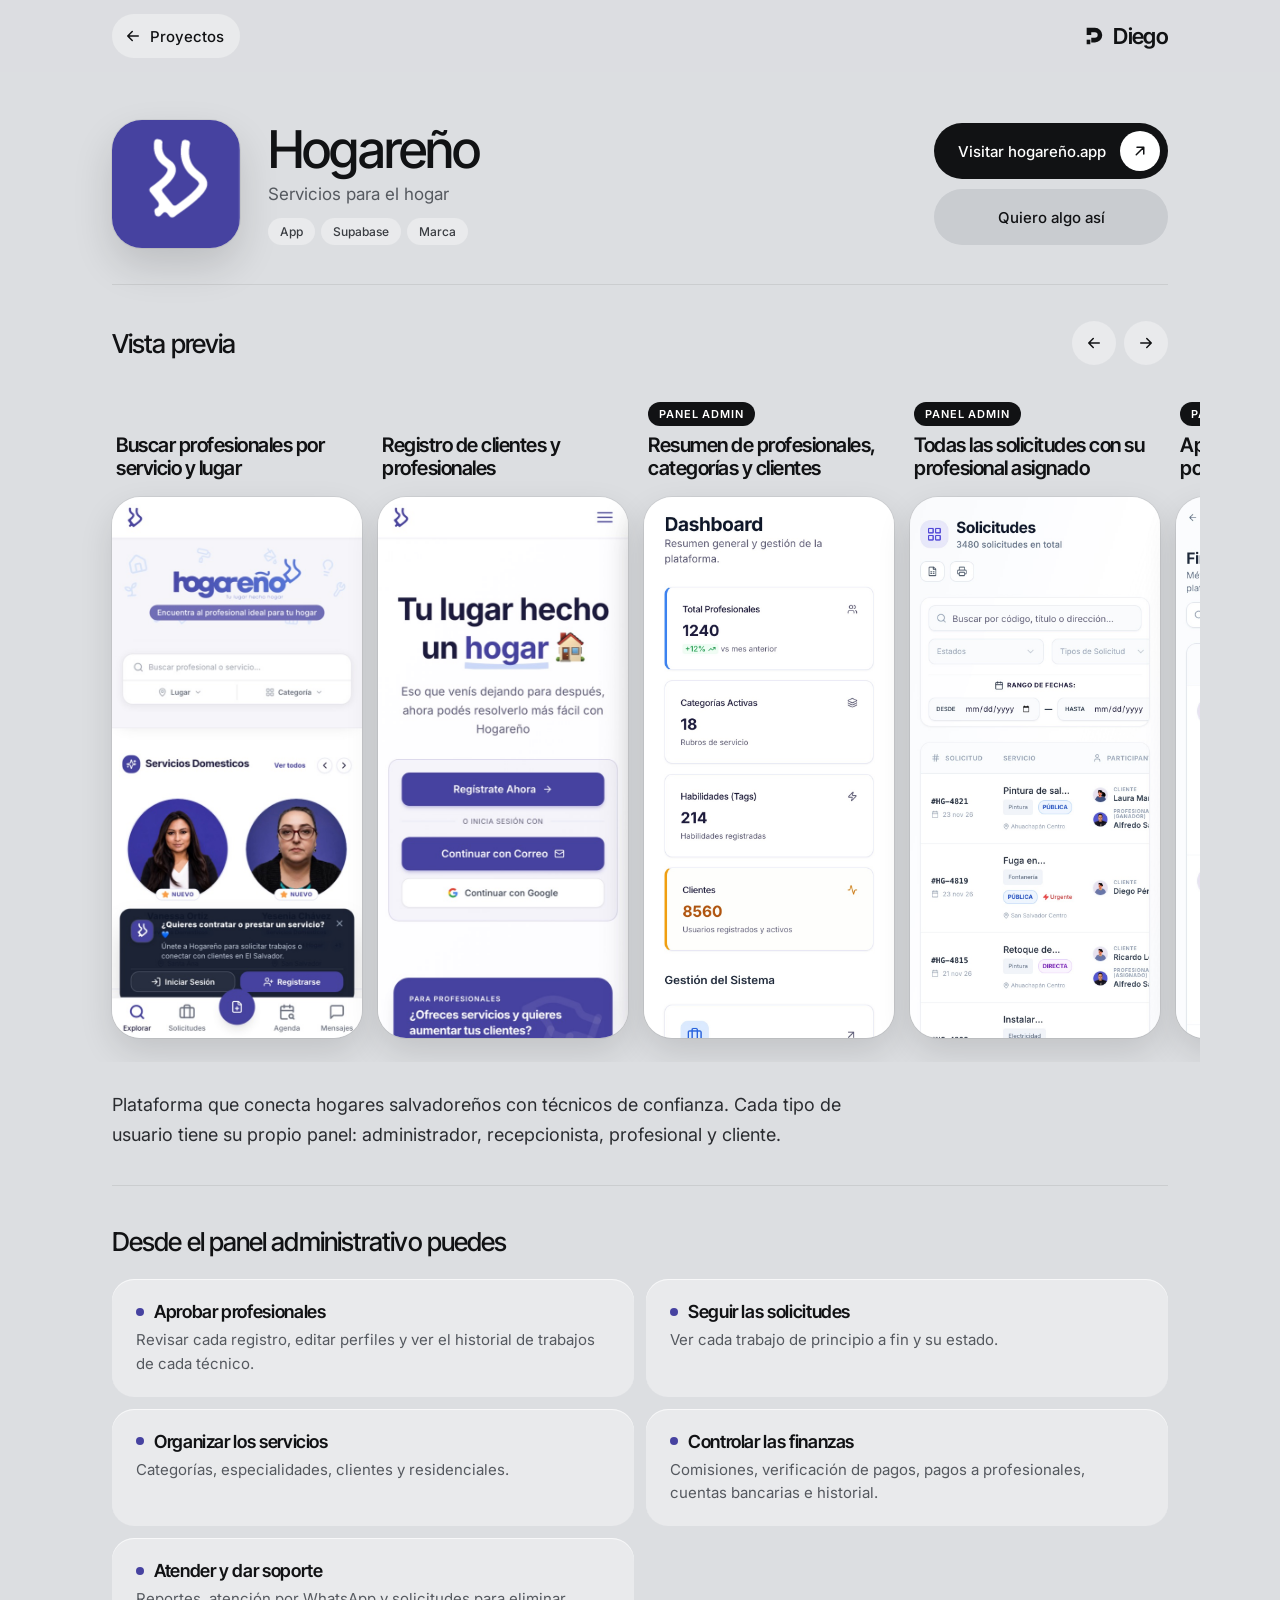
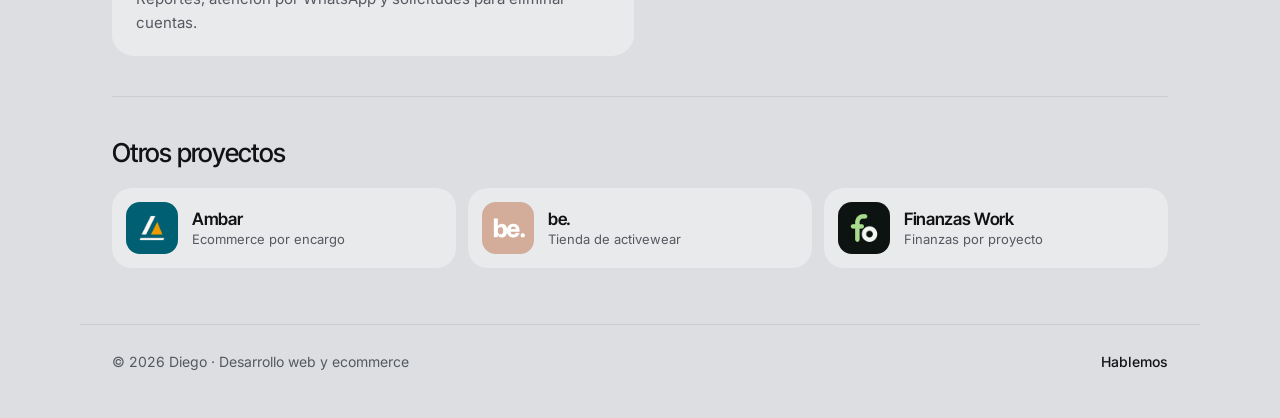
<file: proyectos/hogareno.html>
<!doctype html>
<html lang="es">
<head>
<meta charset="utf-8">
<meta name="viewport" content="width=device-width, initial-scale=1">
<title>Hogareño — Diego</title>
<meta name="description" content="Plataforma que conecta hogares salvadoreños con técnicos de confianza. Cada tipo de usuario tiene su propio panel: administrador, recepcionista, profesional y cliente.">
<link rel="preconnect" href="https://fonts.googleapis.com">
<link href="https://fonts.googleapis.com/css2?family=Inter:wght@400;500;600&family=Inter+Tight:wght@400;500;600;700&display=swap" rel="stylesheet">
<link rel="stylesheet" href="proyecto.css">
<style>:root{--p:#4642A0;--pink:#1C1A3D}</style>
</head>
<body>
<header class="top">
  <div class="wrap top-in">
    <a class="back" href="../index.html#proyectos"><svg width="18" height="18" viewBox="0 0 24 24" fill="none" stroke="currentColor" stroke-width="2" stroke-linecap="round" stroke-linejoin="round" aria-hidden="true"><path d="M19 12H5M11 6l-6 6 6 6"/></svg><span>Proyectos</span></a>
    <a class="logo" href="../index.html" aria-label="Diego, inicio"><svg viewBox="0 0 24 24" fill="currentColor" aria-hidden="true"><path d="M4 3h9a8 8 0 0 1 0 16H9v-5h4a3 3 0 0 0 0-6H9v3H4z"/><path d="M4 16h4v5H4z"/></svg>Diego</a>
  </div>
</header>

<main class="wrap">
  <section class="app-head">
    <img class="icon" src="../img/logos/hogareno.png" alt="Logo de Hogareño" width="128" height="128">
    <div class="meta">
      <h1>Hogareño</h1>
      <p class="sub">Servicios para el hogar</p>
      <div class="tags"><span>App</span><span>Supabase</span><span>Marca</span></div>
    </div>
    <div class="actions">
      <a class="btn dark" href="https://www.xn--hogareo-9za.app" target="_blank" rel="noopener">Visitar hogareño.app<i><svg width="18" height="18" viewBox="0 0 24 24" fill="none" stroke="currentColor" stroke-width="2" stroke-linecap="round" stroke-linejoin="round" aria-hidden="true"><path d="M7 17 17 7M8 7h9v9"/></svg></i></a>
      <a class="btn light" href="../index.html#contacto">Quiero algo así</a>
    </div>
  </section>

  <section class="gallery-wrap" aria-label="Vista previa">
    <div class="sec-title"><h2>Vista previa</h2>
      <div class="nav-btns"><button type="button" id="prev" aria-label="Anterior"><svg width="18" height="18" viewBox="0 0 24 24" fill="none" stroke="currentColor" stroke-width="2" stroke-linecap="round" stroke-linejoin="round" aria-hidden="true"><path d="M19 12H5M11 6l-6 6 6 6"/></svg></button><button type="button" id="next" aria-label="Siguiente"><svg width="18" height="18" viewBox="0 0 24 24" fill="none" stroke="currentColor" stroke-width="2" stroke-linecap="round" stroke-linejoin="round" aria-hidden="true"><path d="M5 12h14M13 6l6 6-6 6"/></svg></button></div>
    </div>
    <div class="gallery" id="gallery" tabindex="0">
<figure class="shot"><figcaption><span class="cap">Buscar profesionales por servicio y lugar</span></figcaption><img src="../img/screens/hog-1.jpg" alt="Buscar profesionales por servicio y lugar" width="390" height="844" loading="eager"></figure>
<figure class="shot"><figcaption><span class="cap">Registro de clientes y profesionales</span></figcaption><img src="../img/screens/hog-2.jpg" alt="Registro de clientes y profesionales" width="390" height="844" loading="eager"></figure>
<figure class="shot"><figcaption><span class="tag">Panel admin</span><span class="cap">Resumen de profesionales, categorías y clientes</span></figcaption><img src="../img/screens/hog-adm-dash.jpg" alt="Resumen de profesionales, categorías y clientes" width="390" height="844" loading="eager"></figure>
<figure class="shot"><figcaption><span class="tag">Panel admin</span><span class="cap">Todas las solicitudes con su profesional asignado</span></figcaption><img src="../img/screens/hog-adm-sol.jpg" alt="Todas las solicitudes con su profesional asignado" width="390" height="844" loading="lazy"></figure>
<figure class="shot"><figcaption><span class="tag">Panel admin</span><span class="cap">Aprobar o rechazar pagos por transferencia</span></figcaption><img src="../img/screens/hog-adm-4.jpg" alt="Aprobar o rechazar pagos por transferencia" width="390" height="844" loading="lazy"></figure>
<figure class="shot"><figcaption><span class="tag">Panel profesional</span><span class="cap">Bolsa de trabajo con solicitudes para cotizar</span></figcaption><img src="../img/screens/hog-pro-trabajos.jpg" alt="Bolsa de trabajo con solicitudes para cotizar" width="390" height="844" loading="lazy"></figure>
<figure class="shot"><figcaption><span class="tag">Panel profesional</span><span class="cap">Billetera con saldo y comisiones</span></figcaption><img src="../img/screens/hog-pro-billetera.jpg" alt="Billetera con saldo y comisiones" width="390" height="844" loading="lazy"></figure>
<figure class="shot"><figcaption><span class="tag">Panel profesional</span><span class="cap">Perfil verificado con reseñas y cuenta bancaria</span></figcaption><img src="../img/screens/hog-pro-perfil.jpg" alt="Perfil verificado con reseñas y cuenta bancaria" width="390" height="844" loading="lazy"></figure>
    </div>
  </section>

  <section class="about">
    <p>Plataforma que conecta hogares salvadoreños con técnicos de confianza. Cada tipo de usuario tiene su propio panel: administrador, recepcionista, profesional y cliente.</p>
  </section>

  <section class="admin">
    <h2>Desde el panel administrativo puedes</h2>
    <ul>
<li><b>Aprobar profesionales</b><span>Revisar cada registro, editar perfiles y ver el historial de trabajos de cada técnico.</span></li>
<li><b>Seguir las solicitudes</b><span>Ver cada trabajo de principio a fin y su estado.</span></li>
<li><b>Organizar los servicios</b><span>Categorías, especialidades, clientes y residenciales.</span></li>
<li><b>Controlar las finanzas</b><span>Comisiones, verificación de pagos, pagos a profesionales, cuentas bancarias e historial.</span></li>
<li><b>Atender y dar soporte</b><span>Reportes, atención por WhatsApp y solicitudes para eliminar cuentas.</span></li>
    </ul>
  </section>

  <section class="others">
    <h2>Otros proyectos</h2>
    <div class="other-list">
<a class="other" href="ambar.html"><img src="../img/logos/ambar.png" alt="" width="52" height="52"><span><b>Ambar</b><small>Ecommerce por encargo</small></span></a>
<a class="other" href="be.html"><img src="../img/logos/be.png" alt="" width="52" height="52"><span><b>be.</b><small>Tienda de activewear</small></span></a>
<a class="other" href="finanzas.html"><img src="../img/logos/finanzas.png" alt="" width="52" height="52"><span><b>Finanzas Work</b><small>Finanzas por proyecto</small></span></a>
    </div>
  </section>
</main>

<footer class="wrap foot"><span>© 2026 Diego · Desarrollo web y ecommerce</span><a href="../index.html#contacto">Hablemos</a></footer>

<script>
  const g = document.getElementById('gallery');
  const step = () => (g.querySelector('.shot')?.offsetWidth || 260) + 16;
  document.getElementById('prev').onclick = () => g.scrollBy({left: -step(), behavior: 'smooth'});
  document.getElementById('next').onclick = () => g.scrollBy({left: step(), behavior: 'smooth'});
</script>
</body>
</html>
</file>
<file: proyectos/proyecto.css>
:root{--bg:#DCDEE1;--ink:#111214;--soft:#C9CCD0;--card:#E9EAEC;--muted:#55595F;--accent:#D9792F}
*{box-sizing:border-box}
html{scroll-behavior:smooth}
body{margin:0;background:var(--bg);color:var(--ink);font-family:Inter,system-ui,sans-serif;-webkit-font-smoothing:antialiased}
a{color:inherit;text-decoration:none}
h1,h2{font-family:'Inter Tight',Inter,sans-serif;margin:0;letter-spacing:-.035em;font-weight:500}
p{margin:0}
button{font:inherit;cursor:pointer;border:0;background:none;color:inherit}
.wrap{max-width:1120px;margin:0 auto;padding:0 32px}

/* barra superior */
.top{position:sticky;top:0;z-index:10;background:rgba(220,222,225,.94);backdrop-filter:blur(12px)}
.top-in{display:flex;align-items:center;justify-content:space-between;padding:14px 32px}
.back{display:inline-flex;align-items:center;gap:8px;height:44px;padding:0 16px 0 12px;border-radius:999px;background:var(--card);font-size:15px;font-weight:500}
.back:hover{background:#fff}
.logo{display:flex;align-items:center;gap:8px;font-family:'Inter Tight',sans-serif;font-weight:600;font-size:22px;letter-spacing:-.03em}
.logo svg{width:22px;height:22px}

/* cabecera tipo App Store */
.app-head{display:grid;grid-template-columns:128px 1fr auto;gap:28px;align-items:center;padding:48px 0 36px;border-bottom:1px solid rgba(0,0,0,.08)}
.icon{display:block;width:128px;height:128px;border-radius:30px;object-fit:cover;box-shadow:0 0 0 1px rgba(0,0,0,.06),0 18px 40px rgba(0,0,0,.14)}
.meta h1{font-size:clamp(34px,4.4vw,52px);line-height:1}
.sub{margin-top:8px;font-size:17px;color:var(--muted)}
.tags{display:flex;flex-wrap:wrap;gap:6px;margin-top:14px}
.tags span{font-size:12px;font-weight:500;padding:6px 12px;border-radius:999px;background:var(--card);color:#3A3D42}
.actions{display:flex;flex-direction:column;gap:10px;align-items:stretch}
.btn{display:inline-flex;align-items:center;justify-content:space-between;gap:14px;height:56px;padding:0 8px 0 24px;border-radius:999px;font-size:15px;font-weight:500;white-space:nowrap}
.btn.dark{background:var(--ink);color:#fff}
.btn.dark i{width:40px;height:40px;border-radius:50%;background:#fff;color:var(--ink);display:flex;align-items:center;justify-content:center;transition:transform .2s}
.btn.dark:hover i{transform:translate(2px,-2px)}
.btn.light{background:var(--soft);justify-content:center;padding:0 24px}
.btn.light:hover{background:#BCC0C5}

/* galería */
.gallery-wrap{padding:36px 0 8px}
.sec-title{display:flex;align-items:center;justify-content:space-between;margin-bottom:18px}
.sec-title h2,.admin h2,.others h2{font-size:26px}
.nav-btns{display:flex;gap:8px}
.nav-btns button{width:44px;height:44px;border-radius:50%;background:var(--card);display:flex;align-items:center;justify-content:center}
.nav-btns button:hover{background:#fff}
.gallery{display:flex;gap:16px;overflow-x:auto;scroll-snap-type:x mandatory;scroll-padding:0 32px;padding:6px 32px 24px;margin:0 -32px;scrollbar-width:none}
.gallery::-webkit-scrollbar{display:none}
.gallery:focus-visible{outline:2px solid var(--ink);outline-offset:-2px;border-radius:12px}
.shot{flex:none;width:250px;margin:0;scroll-snap-align:start}
.shot img{display:block;width:100%;height:auto;aspect-ratio:390/844;object-fit:cover;object-position:top;border-radius:28px;background:var(--card);box-shadow:0 0 0 1px rgba(0,0,0,.06),0 14px 34px rgba(0,0,0,.12)}
.shot{display:flex;flex-direction:column}
.shot figcaption{order:-1;display:flex;flex-direction:column;align-items:flex-start;justify-content:flex-end;gap:8px;min-height:92px;margin:0 0 16px;padding:0 4px}
.shot figcaption .tag{font-size:11px;font-weight:600;letter-spacing:.08em;text-transform:uppercase;color:#fff;background:var(--ink);border-radius:999px;padding:5px 11px}
.shot figcaption .cap{font-family:'Inter Tight',Inter,sans-serif;font-weight:600;font-size:20px;line-height:1.18;letter-spacing:-.025em;color:var(--ink)}

/* texto */
.about{padding:20px 0 36px;border-bottom:1px solid rgba(0,0,0,.08)}
.about p{font-size:18px;line-height:1.65;max-width:760px;color:#2A2C30}
.admin{padding:40px 0;border-bottom:1px solid rgba(0,0,0,.08)}
.admin ul{list-style:none;margin:22px 0 0;padding:0;display:grid;grid-template-columns:repeat(2,minmax(0,1fr));gap:12px}
.admin li{background:var(--card);border-radius:22px;padding:22px 24px;display:flex;flex-direction:column;gap:6px;box-shadow:0 1px 0 rgba(255,255,255,.7) inset}
.admin li b{font-family:'Inter Tight',sans-serif;font-weight:600;font-size:18px;letter-spacing:-.02em;display:flex;align-items:center;gap:10px}
.admin li b::before{content:"";width:8px;height:8px;border-radius:50%;background:var(--p);flex:none}
.admin li span{font-size:15px;line-height:1.55;color:var(--muted)}

/* otros proyectos */
.others{padding:40px 0 56px}
.other-list{display:grid;grid-template-columns:repeat(3,minmax(0,1fr));gap:12px;margin-top:20px}
.other{display:flex;align-items:center;gap:14px;padding:14px;border-radius:20px;background:var(--card)}
.other:hover{background:#fff}
.other img{width:52px;height:52px;border-radius:14px;flex:none;display:block}
.other b{display:block;font-family:'Inter Tight',sans-serif;font-weight:600;font-size:17px;letter-spacing:-.02em}
.other small{display:block;margin-top:2px;font-size:13px;color:var(--muted)}

.foot{display:flex;flex-wrap:wrap;justify-content:space-between;gap:12px;padding-top:28px;padding-bottom:48px;font-size:14px;color:var(--muted);border-top:1px solid rgba(0,0,0,.08)}
.foot a{color:var(--ink);font-weight:500}

@media (max-width:860px){
  .app-head{grid-template-columns:96px 1fr;gap:20px}
  .icon{width:96px;height:96px;border-radius:24px}
  .actions{grid-column:1 / -1;flex-direction:row}
  .actions .btn{flex:1}
  .admin ul,.other-list{grid-template-columns:1fr}
}
@media (max-width:560px){
  .wrap{padding:0 20px}
  .top-in{padding:10px 20px}
  .app-head{grid-template-columns:84px 1fr;gap:16px;padding:28px 0 26px}
  .icon{width:84px;height:84px;border-radius:20px}
  .meta h1{font-size:30px}
  .sub{font-size:15px;margin-top:4px}
  .tags{margin-top:10px}
  .actions{flex-direction:column}
  .actions .btn{flex:none}
  .gallery{padding:6px 20px 20px;margin:0 -20px;scroll-padding:0 20px;gap:12px}
  .shot{width:72vw;max-width:260px}
  .shot figcaption{min-height:84px}
  .shot figcaption .cap{font-size:18px}
  .nav-btns{display:none}
  .about p{font-size:16px}
  .admin li{padding:18px 20px}
  .foot{flex-direction:column}
}
</file>
